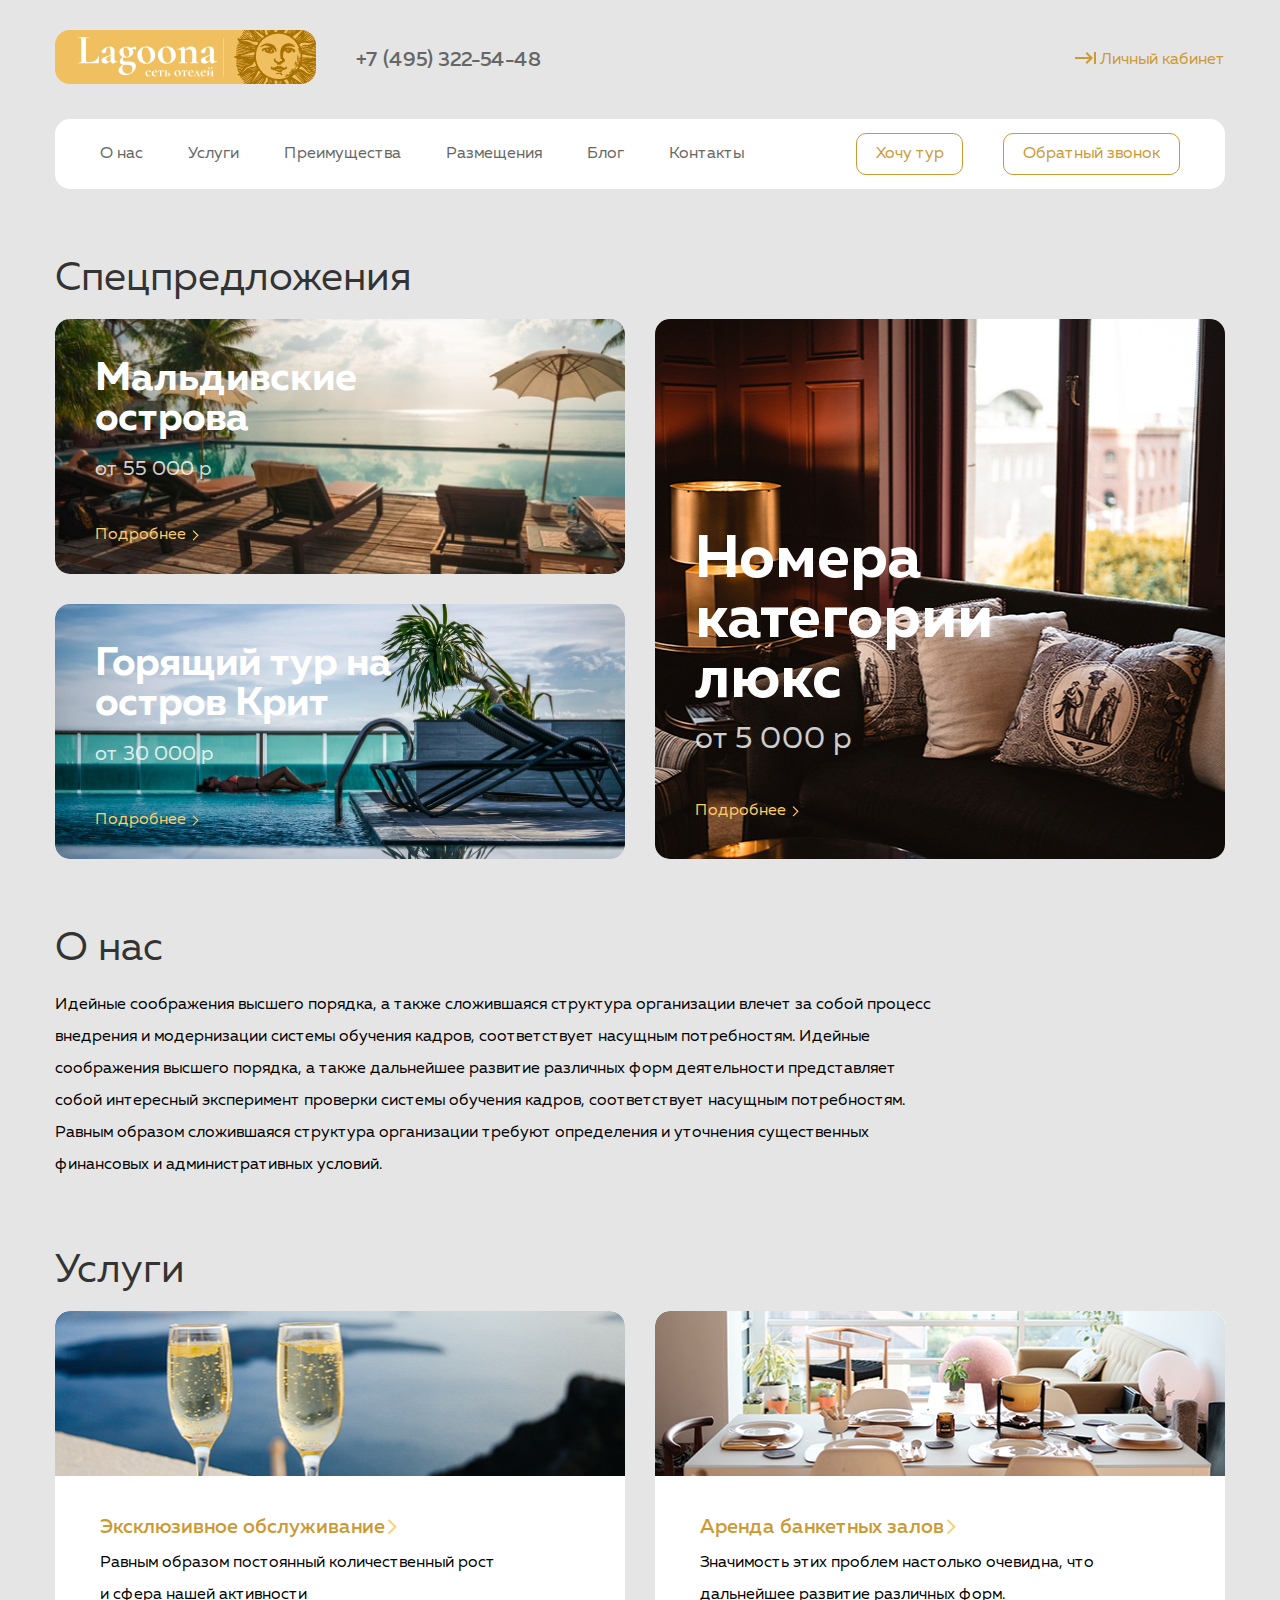
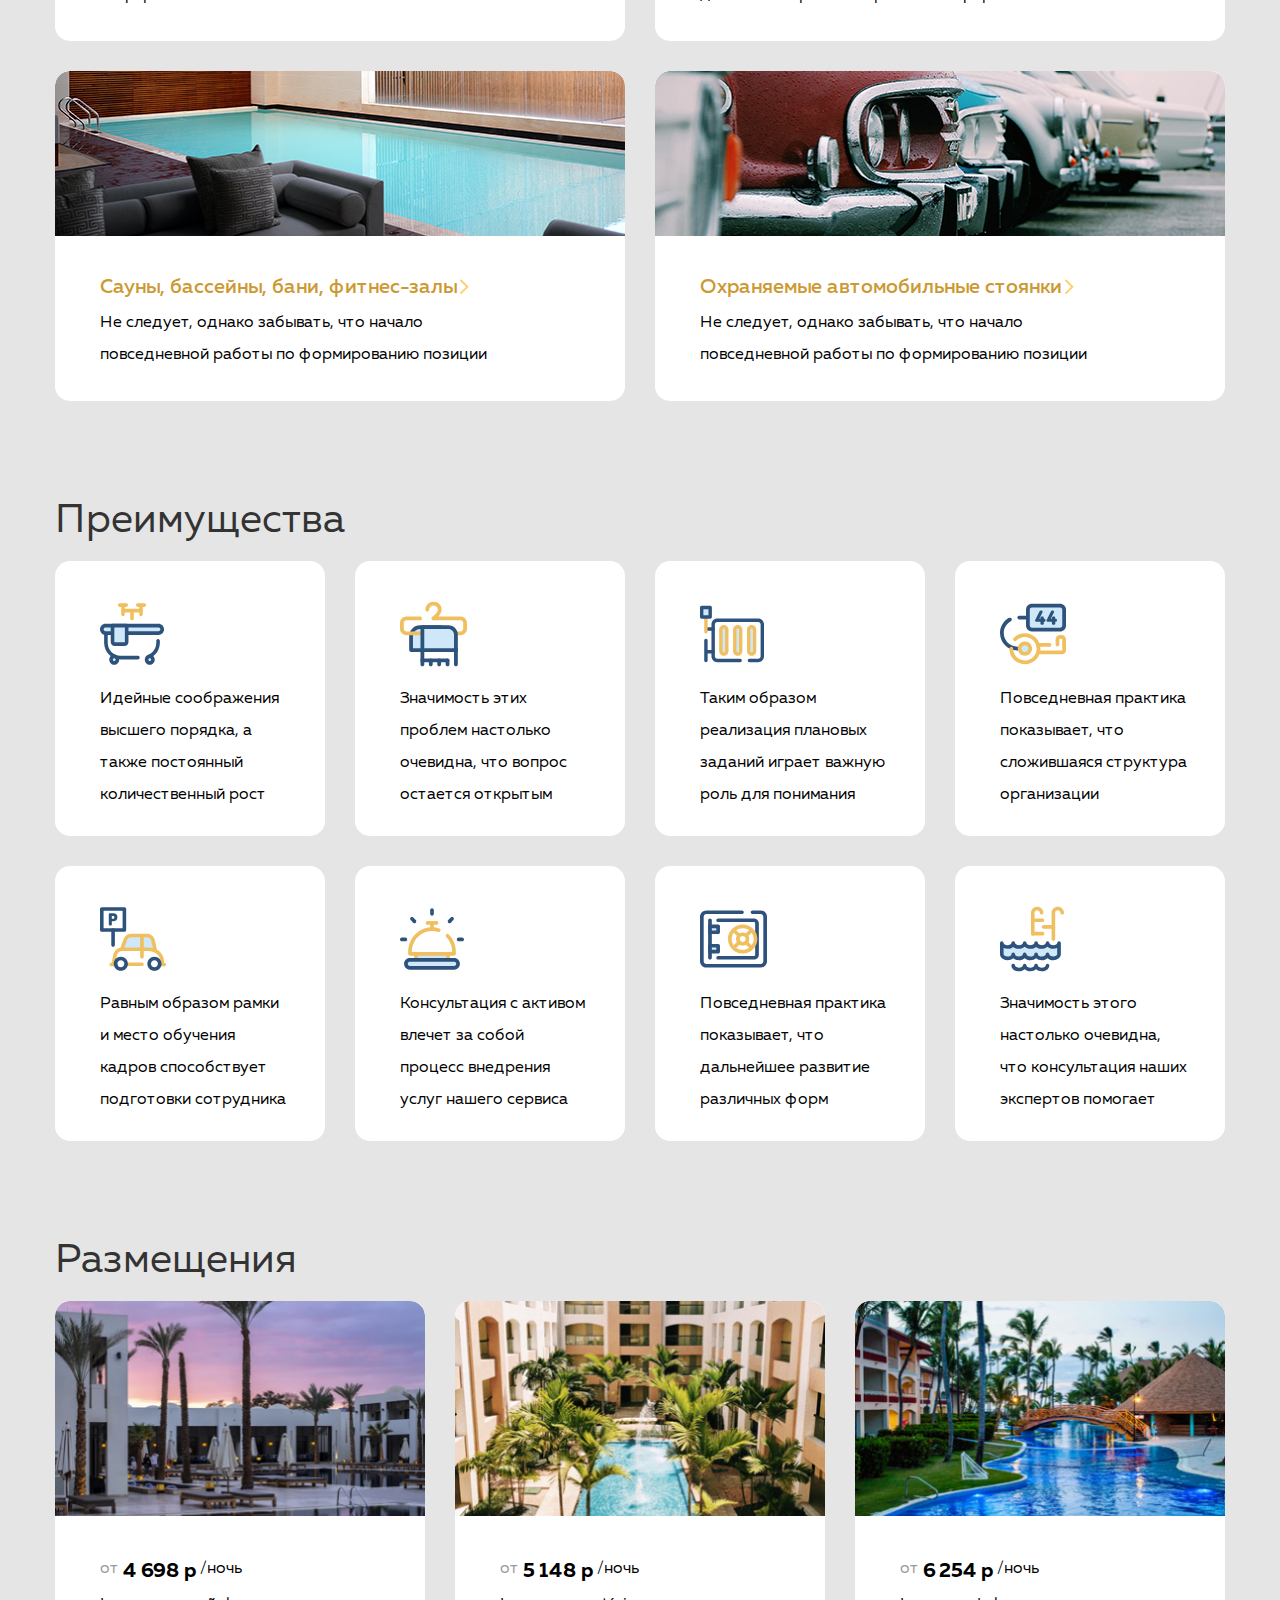
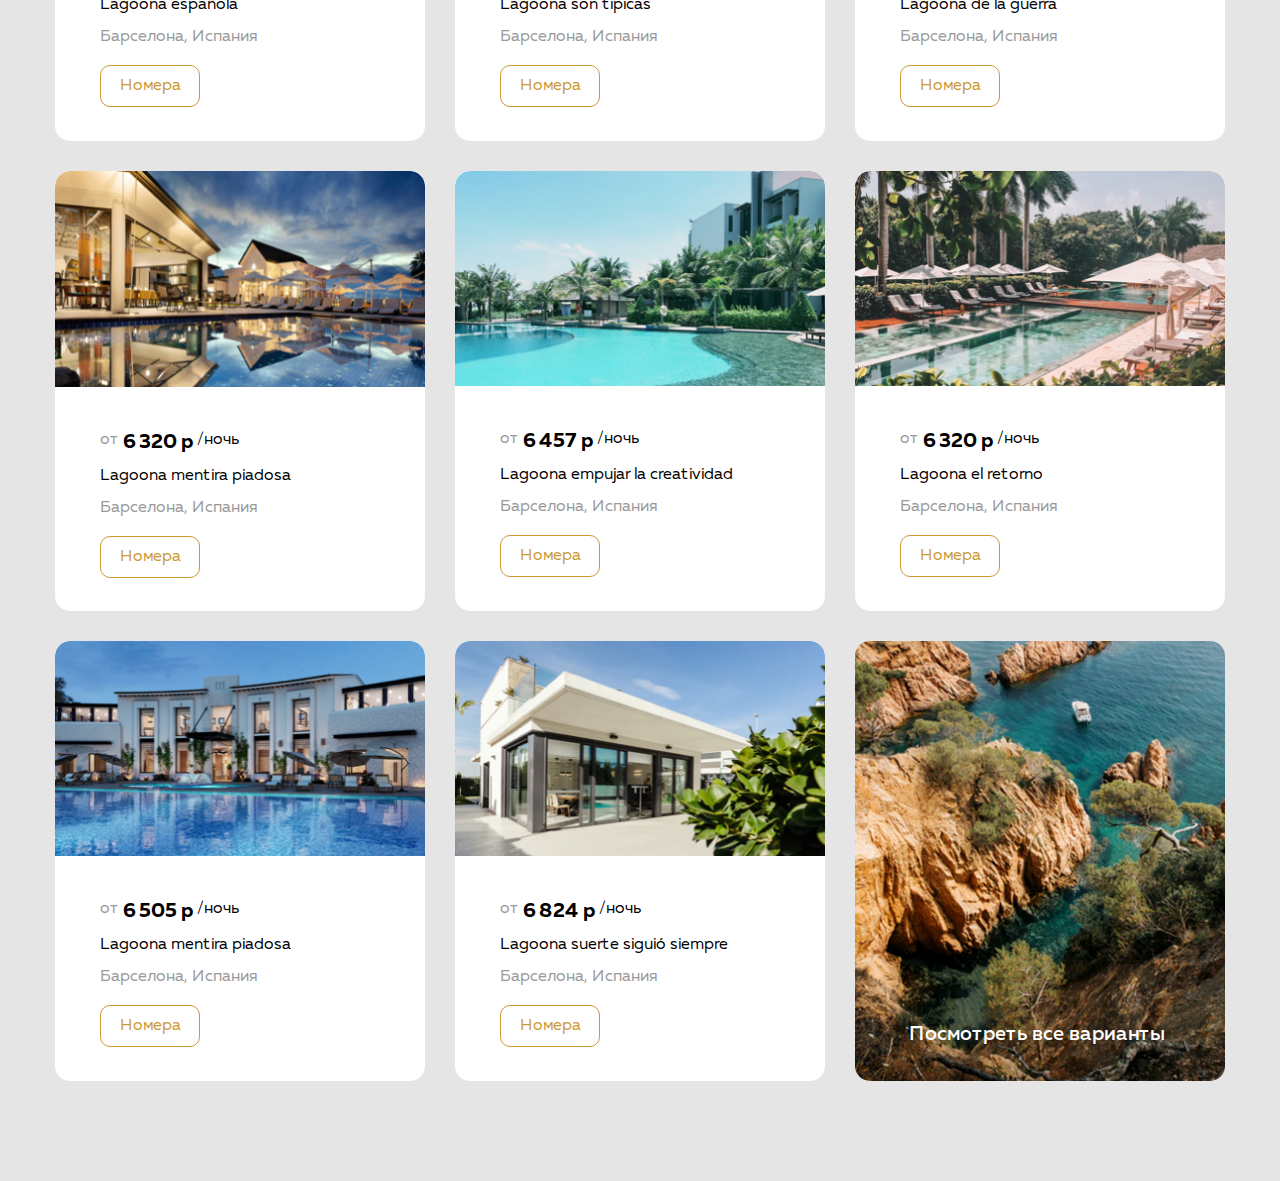
<file: Lagoona/index.html>
<!DOCTYPE html>
<html lang="ru">
<head>
    <meta charset="UTF-8">
    <meta name="viewport" content="width=device-width, initial-scale=1.0">
    <title>Lagoona</title>
    <link rel="stylesheet" href="css/normalize.css">
    <link rel="stylesheet" href="css/style.css">
</head>
<body>
    <header class="header">
        <div class="container">
            <div class="header-hat flex">
                <a href="#" class="header-logo">
                    <img src="img/logo.png" class="header-logo-img" alt="logo">
                </a>
                <a href="tel:+74953225448" class="header-item-link">
                    +7 (495) 322-54-48
                </a>
                <a href="#" class="header-lk-link">
                    <img src="img/arrow.svg" alt="">
                    Личный кабинет
                </a>
            </div>
            <nav class="header-nav flex">
                <ul class="header-list list-reset flex">
                    <li class="header-list-item">
                        <a href="#" class="header-link">
                            О нас
                        </a>
                    </li>
                    <li class="header-list-item">
                        <a href="#services" class="header-link">
                            Услуги
                        </a>
                    </li>
                    <li class="header-list-item">
                        <a href="#advantages" class="header-link">
                            Преимущества
                        </a>
                    </li>
                    <li class="header-list-item">
                        <a href="#disposition" class="header-link">
                            Размещения
                        </a>
                    </li>
                    <li class="header-list-item">
                        <a href="#blog" class="header-link">
                            Блог
                        </a>
                    </li>
                    <li class="header-list-item">
                        <a href="#contacts" class="header-link">
                            Контакты
                        </a>
                    </li>
                </ul>
                <div class="header-button flex">
                    <button class="btn header-btn-1 btn-reset">
                        Хочу тур
                    </button>
                    <button class="btn header-btn-2 btn-reset">
                        Обратный звонок
                     </button>
                </div>     
            </nav>
        </div>        
    </header>

    <main class="main">
        <section id="hero" class="hero">
            <div class="container">
                <h2 class="section-title special title">
                    Спецпредложения
                </h2>
                <ul class="special-list list-reset flex">
                    <li class="special-item flex">
                        <article class="special-preview-1">
                            <p class="special-preview-title">
                                Мальдивские острова
                            </p>    
                            <p class="special-preview-descr">
                                от 55 000 р
                            </p>
                            <a href="#" class="special-link">
                                <span class="special-link-more">    
                                    Подробнее
                                </span>
                            </a>
                        </article>
                        <article class="special-preview-2">
                            <p class="special-preview-title">
                                Горящий тур на остров Крит
                            </p>    
                            <p class="special-preview-descr">
                                от 30 000 р
                            </p>
                            <a href="#" class="special-link">
                                <span class="special-link-more">    
                                    Подробнее
                                </span>
                            </a>
                        </article>                        
                    </li>
                    <li class="special-item flex">
                        <article class="special-preview-3">
                            <p class="special-preview-title-1">
                                Номера категории люкс
                            </p>    
                            <p class="special-preview-descr-1">
                                от 5 000 р
                            </p>
                            <a href="#" class="special-link">
                                <span class="special-link-more">    
                                    Подробнее
                                </span>
                            </a>
                        </article>
                    </li>
                </ul>
            </div>
        </section>
        <section id="exposition" class="exposition">
            <div class="container exposition-text">
                <h2 class="section-title exposition-title">
                    О нас
                </h2>
                <p class="section-descr exposition-descr">
                    Идейные соображения высшего порядка, а также сложившаяся структура организации влечет за собой процесс внедрения и модернизации системы обучения кадров, соответствует насущным потребностям. Идейные соображения высшего порядка, а также дальнейшее развитие различных форм деятельности представляет собой интересный эксперимент проверки системы обучения кадров, соответствует насущным потребностям. Равным образом сложившаяся структура организации требуют определения и уточнения существенных финансовых и административных условий.
                </p>
            </div>
        </section>
        <section id="services" class="services">
            <div class="container">
                <h2 class="section-title services-title">
                    Услуги
                </h2>
                <ul class="services-list list-reset flex">
                    <li class="services-item">
                        <article class="services-preview">
                            <img src="img/services_1.jpg" alt="Services photo 1" class="services-preview-image">
                            <div class="services-block">
                                <a href="#" class="services-preview-link">
                                    <span class="services-preview-link-more">    
                                        Эксклюзивное обслуживание
                                    </span>
                                </a> 
                                <p class="services-preview-descr">
                                    Равным образом постоянный количественный рост и сфера нашей активности
                                </p>
                            </div>
                        </article>
                    </li>
                    <li class="services-item">
                        <article class="services-preview">
                            <img src="img/services_2.jpg" alt="Services photo 2" class="services-preview-image">
                            <div class="services-block">
                                <a href="#" class="services-preview-link">
                                    <span class="services-preview-link-more">    
                                        Аренда банкетных залов
                                    </span>
                                </a> 
                                <p class="services-preview-descr">
                                    Значимость этих проблем настолько очевидна, что дальнейшее развитие различных форм.
                                </p>
                            </div>
                        </article>
                    </li>
                    <li class="services-item">
                        <article class="services-preview">
                            <img src="img/services_3.jpg" alt="Services photo 3" class="services-preview-image">
                            <div class="services-block">
                                <a href="#" class="services-preview-link">
                                    <span class="services-preview-link-more">    
                                        Сауны, бассейны, бани, фитнес-залы
                                    </span>
                                </a> 
                                <p class="services-preview-descr">
                                    Не следует, однако забывать, что начало повседневной работы по формированию позиции
                                </p>
                            </div>
                        </article>
                    </li>
                    <li class="services-item">
                        <article class="services-preview">
                            <img src="img/services_4.jpg" alt="Services photo 4" class="services-preview-image">
                            <div class="services-block">
                                <a href="#" class="services-preview-link">
                                    <span class="services-preview-link-more">    
                                        Охраняемые автомобильные стоянки
                                    </span>
                                </a> 
                                <p class="services-preview-descr">
                                    Не следует, однако забывать, что начало повседневной работы по формированию позиции
                                </p>
                            </div>
                        </article>
                    </li>
                </ul>
            </div>
        </section>
        <section id="advantages" class="advantages">
            <div class="container">
                <h2 class="section-title advantages-title">
                    Преимущества
                </h2>
                <ul class="advantages-list list-reset flex">
                    <li class="advantages-item">
                        <svg class="advantages-item-icon" width="64" height="66" viewBox="0 0 64 66" fill="none" xmlns="http://www.w3.org/2000/svg">
                            <g clip-path="url(#clip0_96182_390)">
                            <path d="M37.95 58.4074H20.2875C11.375 58.4074 4.125 50.9308 4.125 41.7398V25.9359C4.125 24.9047 4.9375 24.0797 5.925 24.0797C6.9125 24.0797 7.725 24.9176 7.725 25.9359V41.7527C7.725 48.8941 13.35 54.6949 20.275 54.6949H37.9375C38.9375 54.6949 39.7375 55.5328 39.7375 56.5512C39.75 57.5824 38.95 58.4074 37.95 58.4074Z" fill="#2D527C"/>
                            <path d="M48.4625 57.5824C47.7125 57.5824 47.025 57.1055 46.7625 56.332C46.4375 55.3652 46.925 54.3082 47.8625 53.9601C52.8875 52.1426 56.2625 47.2312 56.2625 41.7398V39.8707C56.2625 38.8394 57.075 38.0144 58.0625 38.0144C59.05 38.0144 59.8625 38.8523 59.8625 39.8707V41.7398C59.8625 48.8039 55.525 55.1332 49.05 57.4664C48.8625 57.5437 48.6625 57.5824 48.4625 57.5824Z" fill="#2D527C"/>
                            <path d="M58.5875 32.0719H5.4125C3.425 32.0719 1.8125 30.409 1.8125 28.3594C1.8125 26.3098 3.425 24.6469 5.4125 24.6469H58.6C60.5875 24.6469 62.2 26.3098 62.2 28.3594C62.2 30.409 60.5875 32.0719 58.5875 32.0719Z" fill="#CEE8FA"/>
                            <path d="M58.5875 33.9281H5.4125C2.425 33.9281 0 31.4274 0 28.3465C0 25.2656 2.425 22.7649 5.4125 22.7649H58.6C61.5875 22.7649 64.0125 25.2656 64.0125 28.3465C64.0125 31.4274 61.575 33.9281 58.5875 33.9281ZM5.4125 26.4903C4.4125 26.4903 3.6125 27.3281 3.6125 28.3465C3.6125 29.3649 4.425 30.2027 5.4125 30.2027H58.6C59.6 30.2027 60.4 29.3649 60.4 28.3465C60.4 27.3281 59.5875 26.4903 58.6 26.4903H5.4125Z" fill="#2D527C"/>
                            <path d="M14.2375 61.9008C15.9772 61.9008 17.3875 60.4464 17.3875 58.6523C17.3875 56.8582 15.9772 55.4039 14.2375 55.4039C12.4978 55.4039 11.0875 56.8582 11.0875 58.6523C11.0875 60.4464 12.4978 61.9008 14.2375 61.9008Z" fill="#CEE8FA"/>
                            <path d="M14.2375 63.7699C11.5 63.7699 9.27502 61.4754 9.27502 58.6523C9.27502 55.8293 11.5 53.5347 14.2375 53.5347C16.975 53.5347 19.2 55.8293 19.2 58.6523C19.2 61.4754 16.975 63.7699 14.2375 63.7699ZM14.2375 57.2601C13.4875 57.2601 12.8875 57.8918 12.8875 58.6523C12.8875 59.4129 13.5 60.0445 14.2375 60.0445C14.975 60.0445 15.5875 59.4129 15.5875 58.6523C15.5875 57.8918 14.9875 57.2601 14.2375 57.2601Z" fill="#2D527C"/>
                            <path d="M49.7626 61.9008C51.5023 61.9008 52.9126 60.4464 52.9126 58.6523C52.9126 56.8582 51.5023 55.4039 49.7626 55.4039C48.0229 55.4039 46.6125 56.8582 46.6125 58.6523C46.6125 60.4464 48.0229 61.9008 49.7626 61.9008Z" fill="#CEE8FA"/>
                            <path d="M49.7626 63.7699C47.0251 63.7699 44.8 61.4754 44.8 58.6523C44.8 55.8293 47.0251 53.5347 49.7626 53.5347C52.5001 53.5347 54.7251 55.8293 54.7251 58.6523C54.7251 61.4754 52.4876 63.7699 49.7626 63.7699ZM49.7626 57.2601C49.0126 57.2601 48.4126 57.8918 48.4126 58.6523C48.4126 59.4129 49.0251 60.0445 49.7626 60.0445C50.5001 60.0445 51.1126 59.4129 51.1126 58.6523C51.1126 57.8918 50.5001 57.2601 49.7626 57.2601Z" fill="#2D527C"/>
                            <path d="M40.425 11.434H23.575C22.575 11.434 21.775 10.5961 21.775 9.57773C21.775 8.55937 22.5875 7.72148 23.575 7.72148H40.4375C41.4375 7.72148 42.2375 8.55937 42.2375 9.57773C42.2375 10.5961 41.425 11.434 40.425 11.434Z" fill="#F0BF5F"/>
                            <path d="M41.0125 15.0562C40.0125 15.0562 39.2125 14.2183 39.2125 13.2V4.08631C39.2125 3.05506 40.025 2.23006 41.0125 2.23006C42 2.23006 42.8125 3.06795 42.8125 4.08631V13.2C42.8125 14.2312 42.0125 15.0562 41.0125 15.0562Z" fill="#F0BF5F"/>
                            <path d="M44.2625 5.95562H37.775C36.775 5.95562 35.975 5.11773 35.975 4.09937C35.975 3.08101 36.7875 2.24312 37.775 2.24312H44.2625C45.2625 2.24312 46.0625 3.08101 46.0625 4.09937C46.0625 5.11773 45.25 5.95562 44.2625 5.95562Z" fill="#F0BF5F"/>
                            <path d="M22.9875 15.0562C21.9875 15.0562 21.1875 14.2183 21.1875 13.2V4.08631C21.1875 3.05506 22 2.23006 22.9875 2.23006C23.975 2.23006 24.7875 3.06795 24.7875 4.08631V13.2C24.7875 14.2312 23.9875 15.0562 22.9875 15.0562Z" fill="#F0BF5F"/>
                            <path d="M26.225 5.95748H19.7375C18.7375 5.95748 17.9375 5.11959 17.9375 4.10123C17.9375 3.08287 18.75 2.24498 19.7375 2.24498H26.225C27.225 2.24498 28.025 3.08287 28.025 4.10123C28.025 5.11959 27.225 5.95748 26.225 5.95748Z" fill="#F0BF5F"/>
                            <path d="M32 19.3359C31 19.3359 30.2 18.498 30.2 17.4797V9.75818C30.2 8.72693 31.0125 7.90193 32 7.90193C32.9875 7.90193 33.7999 8.73982 33.7999 9.75818V17.4797C33.7999 18.498 33 19.3359 32 19.3359Z" fill="#F0BF5F"/>
                            <path d="M24.4625 43.1578H14.75C13.525 43.1578 12.525 42.1266 12.525 40.8633V24.6211H26.675V40.8633C26.675 42.1395 25.6875 43.1578 24.4625 43.1578Z" fill="#CEE8FA"/>
                            <path d="M24.4625 45.027H14.75C12.5375 45.027 10.725 43.1707 10.725 40.8762V24.634C10.725 23.6028 11.5375 22.7778 12.525 22.7778H26.675C27.675 22.7778 28.475 23.6156 28.475 24.634V40.8762C28.4875 43.1578 26.675 45.027 24.4625 45.027ZM14.3375 26.4903V40.8762C14.3375 41.1082 14.525 41.3016 14.75 41.3016H24.4625C24.6875 41.3016 24.875 41.1082 24.875 40.8762V26.4903H14.3375Z" fill="#2D527C"/>
                            </g>
                            <defs>
                            <clipPath id="clip0_96182_390">
                            <rect width="64" height="66" fill="white"/>
                            </clipPath>
                            </defs>
                        </svg>
                        <p class="advantages-item-descr">
                            Идейные соображения высшего порядка, а также постоянный количественный рост
                        </p>
                    </li>
                    <li class="advantages-item">
                        <svg class="advantages-item-icon" width="67" height="66" viewBox="0 0 67 66" fill="none" xmlns="http://www.w3.org/2000/svg">
                            <path d="M40.8281 49.0746H11.0707V35.0625C11.0707 30.0996 15.1535 26.0777 20.1916 26.0777H40.8281V49.0746Z" fill="#CEE8FA"/>
                            <path d="M40.8281 50.9437H11.0707C10.0238 50.9437 9.17322 50.1058 9.17322 49.0746V35.0625C9.17322 29.0812 14.1197 24.2086 20.1916 24.2086H40.8281C41.875 24.2086 42.7256 25.0465 42.7256 26.0777V49.0746C42.7256 50.1058 41.875 50.9437 40.8281 50.9437ZM12.9681 47.2054H38.9176V27.9597H20.1785C16.2004 27.9597 12.9681 31.1437 12.9681 35.0625V47.2054Z" fill="#2D527C"/>
                            <path d="M60.4439 34.2633H6.55605C2.94434 34.2633 0 31.3629 0 27.7922V21.9785C0 18.4207 2.94434 15.5203 6.55605 15.5203H20.1262C21.173 15.5203 22.0236 16.3582 22.0236 17.3894C22.0236 18.4207 21.173 19.2586 20.1262 19.2586H6.55605C5.03809 19.2586 3.79492 20.4832 3.79492 21.9785V27.7922C3.79492 29.2875 5.03809 30.5121 6.55605 30.5121H60.4309C61.9488 30.5121 63.192 29.2875 63.192 27.7922V21.9785C63.192 20.4832 61.9488 19.2586 60.4309 19.2586H33.5C32.4531 19.2586 31.6025 18.4207 31.6025 17.3894C31.6025 16.3582 32.4531 15.5203 33.5 15.5203H60.4439C64.0557 15.5203 67 18.4207 67 21.9785V27.7922C67 31.3629 64.0557 34.2633 60.4439 34.2633Z" fill="#F0BF5F"/>
                            <path d="M33.5 19.1555C32.9111 19.1555 32.3484 18.8977 31.9689 18.3949C31.3408 17.557 31.524 16.384 32.3615 15.7781C34.1543 14.4633 37.8707 11.0086 37.8707 8.70117C37.8707 6.20039 36.0256 4.3957 33.5 4.3957C31.0922 4.3957 29.1293 6.3293 29.1293 8.70117C29.1293 9.73242 28.2787 10.5703 27.2318 10.5703C26.1849 10.5703 25.3344 9.73242 25.3344 8.70117V8.53359C25.3344 8.48203 25.3343 8.43047 25.3474 8.37891C25.5045 4.07344 29.1031 0.644531 33.5 0.644531C38.1586 0.644531 41.6787 4.11211 41.6787 8.70117C41.6787 13.5223 35.3582 18.266 34.6254 18.7945C34.2851 19.0395 33.8926 19.1555 33.5 19.1555Z" fill="#F0BF5F"/>
                            <path d="M47.5412 61.2562H22.377C21.3301 61.2562 20.4795 60.4183 20.4795 59.3871V49.0875C20.4795 48.0562 21.3301 47.2183 22.377 47.2183H55.9424C56.9893 47.2183 57.8398 48.0562 57.8398 49.0875C57.8398 50.1187 56.9893 50.9566 55.9424 50.9566H24.2744V57.5179H47.5412C48.5881 57.5179 49.4387 58.3558 49.4387 59.3871C49.4387 60.4183 48.5881 61.2562 47.5412 61.2562Z" fill="#2D527C"/>
                            <path d="M55.9293 49.0746V33.5672C55.9293 29.4293 52.5269 26.0777 48.3264 26.0777H22.377V49.0746H55.9293Z" fill="#CEE8FA"/>
                            <path d="M55.9293 50.9437H22.377C21.3301 50.9437 20.4795 50.1059 20.4795 49.0746V26.0906C20.4795 25.0594 21.3301 24.2215 22.377 24.2215H48.3395C53.5738 24.2215 57.8398 28.4238 57.8398 33.5801V49.0875C57.8398 50.1059 56.9762 50.9437 55.9293 50.9437ZM24.2744 47.2055H54.0318V33.5672C54.0318 30.4734 51.4801 27.9597 48.3395 27.9597H24.2744V47.2055Z" fill="#2D527C"/>
                            <path d="M22.377 65.3554C21.3301 65.3554 20.4795 64.5175 20.4795 63.4863V59.3871C20.4795 58.3558 21.3301 57.5179 22.377 57.5179C23.4238 57.5179 24.2744 58.3558 24.2744 59.3871V63.4863C24.2744 64.5175 23.4238 65.3554 22.377 65.3554Z" fill="#2D527C"/>
                            <path d="M55.9293 65.3554C54.8824 65.3554 54.0319 64.5176 54.0319 63.4863V47.8758C54.0319 46.8445 54.8824 46.0066 55.9293 46.0066C56.9762 46.0066 57.8268 46.8445 57.8268 47.8758V63.4863C57.8399 64.5176 56.9762 65.3554 55.9293 65.3554Z" fill="#2D527C"/>
                            <path d="M47.5412 65.3554C46.4943 65.3554 45.6437 64.5175 45.6437 63.4863V59.3871C45.6437 58.3558 46.4943 57.5179 47.5412 57.5179C48.5881 57.5179 49.4387 58.3558 49.4387 59.3871V63.4863C49.4387 64.5175 48.5881 65.3554 47.5412 65.3554Z" fill="#2D527C"/>
                            <path d="M39.1531 65.3554C38.1063 65.3554 37.2557 64.5175 37.2557 63.4863V59.3871C37.2557 58.3558 38.1063 57.5179 39.1531 57.5179C40.2 57.5179 41.0506 58.3558 41.0506 59.3871V63.4863C41.0506 64.5175 40.2 65.3554 39.1531 65.3554Z" fill="#2D527C"/>
                            <path d="M30.765 65.3554C29.7181 65.3554 28.8676 64.5175 28.8676 63.4863V59.3871C28.8676 58.3558 29.7181 57.5179 30.765 57.5179C31.8119 57.5179 32.6625 58.3558 32.6625 59.3871V63.4863C32.6625 64.5175 31.8119 65.3554 30.765 65.3554Z" fill="#2D527C"/>
                        </svg>    
                        <p class="advantages-item-descr">
                            Значимость этих проблем настолько очевидна, что вопрос остается открытым
                        </p>
                    </li>
                    <li class="advantages-item">
                        <svg class="advantages-item-icon" width="64" height="66" viewBox="0 0 64 66" fill="none" xmlns="http://www.w3.org/2000/svg">
                            <path d="M58.2375 61.2692H49.4375C48.5 61.2692 47.7375 60.4828 47.7375 59.516C47.7375 58.5492 48.5 57.7629 49.4375 57.7629H58.2375C59.55 57.7629 60.6125 56.6672 60.6125 55.3137V23.4867C60.6125 22.1332 59.55 21.0375 58.2375 21.0375H17.2375C15.925 21.0375 14.8625 22.1332 14.8625 23.4867V55.3395C14.8625 56.693 15.925 57.7887 17.2375 57.7887H40.1125C41.05 57.7887 41.8125 58.575 41.8125 59.5418C41.8125 60.5086 41.05 61.2949 40.1125 61.2949H17.2375C14.0625 61.2949 11.475 58.6266 11.475 55.3524V23.4867C11.475 20.2125 14.0625 17.5442 17.2375 17.5442H58.2375C61.4125 17.5442 64 20.2125 64 23.4867V55.3395C64 58.6008 61.4125 61.2692 58.2375 61.2692Z" fill="#2D527C"/>
                            <path d="M23.8375 53.1094C22.2125 53.1094 20.875 51.7301 20.875 50.0543V28.759C20.875 27.0832 22.2125 25.7039 23.8375 25.7039C25.4625 25.7039 26.8 27.0832 26.8 28.759V50.0543C26.7875 51.7301 25.4625 53.1094 23.8375 53.1094Z" fill="#CEE8FA"/>
                            <path d="M23.8375 54.8496C21.275 54.8496 19.1875 52.6969 19.1875 50.0543V28.759C19.1875 26.1164 21.275 23.9637 23.8375 23.9637C26.4 23.9637 28.4875 26.1164 28.4875 28.759V50.0543C28.4875 52.6969 26.4 54.8496 23.8375 54.8496ZM23.8375 27.457C23.1375 27.457 22.575 28.0371 22.575 28.759V50.0543C22.575 50.7762 23.1375 51.3562 23.8375 51.3562C24.5375 51.3562 25.1 50.7762 25.1 50.0543V28.759C25.1 28.0371 24.525 27.457 23.8375 27.457Z" fill="#F0BF5F"/>
                            <path d="M37.7375 53.1094C36.1125 53.1094 34.775 51.7301 34.775 50.0543V28.759C34.775 27.0832 36.1125 25.7039 37.7375 25.7039C39.3625 25.7039 40.7 27.0832 40.7 28.759V50.0543C40.7 51.7301 39.375 53.1094 37.7375 53.1094Z" fill="#CEE8FA"/>
                            <path d="M37.7375 54.8496C35.175 54.8496 33.0875 52.6969 33.0875 50.0543V28.759C33.0875 26.1164 35.175 23.9637 37.7375 23.9637C40.3 23.9637 42.3875 26.1164 42.3875 28.759V50.0543C42.4 52.6969 40.3125 54.8496 37.7375 54.8496ZM37.7375 27.457C37.0375 27.457 36.475 28.0371 36.475 28.759V50.0543C36.475 50.7762 37.0375 51.3562 37.7375 51.3562C38.4375 51.3562 39 50.7762 39 50.0543V28.759C39 28.0371 38.4375 27.457 37.7375 27.457Z" fill="#F0BF5F"/>
                            <path d="M51.65 53.1094C50.025 53.1094 48.6875 51.7301 48.6875 50.0543V28.759C48.6875 27.0832 50.025 25.7039 51.65 25.7039C53.275 25.7039 54.6125 27.0832 54.6125 28.759V50.0543C54.6125 51.7301 53.275 53.1094 51.65 53.1094Z" fill="#CEE8FA"/>
                            <path d="M51.65 54.8496C49.0875 54.8496 47 52.6969 47 50.0543V28.759C47 26.1164 49.0875 23.9637 51.65 23.9637C54.2125 23.9637 56.3 26.1164 56.3 28.759V50.0543C56.3 52.6969 54.2125 54.8496 51.65 54.8496ZM51.65 27.457C50.95 27.457 50.3875 28.0371 50.3875 28.759V50.0543C50.3875 50.7762 50.95 51.3562 51.65 51.3562C52.35 51.3562 52.9125 50.7762 52.9125 50.0543V28.759C52.9125 28.0371 52.35 27.457 51.65 27.457Z" fill="#F0BF5F"/>
                            <path d="M13.175 29.7129H7.28746C6.34996 29.7129 5.58746 28.9266 5.58746 27.9598C5.58746 26.993 6.34996 26.2066 7.28746 26.2066H13.175C14.1125 26.2066 14.875 26.993 14.875 27.9598C14.875 28.9266 14.1125 29.7129 13.175 29.7129Z" fill="#2D527C"/>
                            <path d="M13.175 52.5938H7.28746C6.34996 52.5938 5.58746 51.8074 5.58746 50.8406C5.58746 49.8738 6.34996 49.0875 7.28746 49.0875H13.175C14.1125 49.0875 14.875 49.8738 14.875 50.8406C14.875 51.8074 14.1125 52.5938 13.175 52.5938Z" fill="#2D527C"/>
                            <path d="M5.92498 32.4199C4.98748 32.4199 4.22498 31.6336 4.22498 30.6668V11.9754C4.22498 11.0086 4.98748 10.2223 5.92498 10.2223C6.86248 10.2223 7.62498 11.0215 7.62498 11.9754V30.6668C7.62498 31.6336 6.86248 32.4199 5.92498 32.4199Z" fill="#F0BF5F"/>
                            <path d="M5.92498 61.2691C4.98748 61.2691 4.22498 60.4828 4.22498 59.516V39.4066C4.22498 38.4398 4.98748 37.6535 5.92498 37.6535C6.86248 37.6535 7.62498 38.4398 7.62498 39.4066V59.516C7.62498 60.4828 6.86248 61.2691 5.92498 61.2691Z" fill="#2D527C"/>
                            <path d="M10.175 6.48396H1.70001V15.9199H10.175V6.48396Z" fill="#CEE8FA"/>
                            <path d="M10.1625 17.6602H1.7C0.7625 17.6602 0 16.8738 0 15.9071V6.48401C0 5.51721 0.7625 4.73088 1.7 4.73088H10.175C11.1125 4.73088 11.875 5.51721 11.875 6.48401V15.9199C11.8625 16.8738 11.1 17.6602 10.1625 17.6602ZM3.3875 14.1668H8.475V8.22424H3.3875V14.1668Z" fill="#2D527C"/>
                        </svg> 
                        <p class="advantages-item-descr">
                            Таким образом реализация плановых заданий играет важную роль для понимания
                        </p>
                    </li>
                    <li class="advantages-item">
                        <svg class="advantages-item-icon" width="66" height="66" viewBox="0 0 66 66" fill="none" xmlns="http://www.w3.org/2000/svg">
                            <g clip-path="url(#clip0_96182_337)">
                            <path d="M38.4527 18.4851H19.207C18.1758 18.4851 17.3379 17.6472 17.3379 16.616C17.3379 15.5847 18.1758 14.7469 19.207 14.7469H38.4527C39.484 14.7469 40.3219 15.5847 40.3219 16.616C40.3219 17.6472 39.484 18.4851 38.4527 18.4851Z" fill="#2D527C"/>
                            <path d="M23.3191 49.4871H17.3766C7.79883 49.4871 0 41.6883 0 32.1105C0 25.7683 3.45469 19.9289 9.02344 16.8738C9.92578 16.3711 11.073 16.7062 11.5758 17.6215C12.0785 18.5238 11.7434 19.6711 10.8281 20.1738C6.4582 22.5715 3.75117 27.1476 3.75117 32.1234C3.75117 39.6386 9.86133 45.7488 17.3766 45.7488H23.3191C24.3504 45.7488 25.1883 46.5867 25.1883 47.6179C25.2012 48.6363 24.3504 49.4871 23.3191 49.4871Z" fill="#2D527C"/>
                            <path d="M24.9176 63.2027C16.3711 63.2027 9.41016 56.2418 9.41016 47.6824C9.41016 46.6512 10.248 45.8133 11.2793 45.8133C12.3105 45.8133 13.1484 46.6512 13.1484 47.6824C13.1484 54.1664 18.4207 59.4515 24.9176 59.4515C31.4145 59.4515 36.6867 54.1793 36.6867 47.6824C36.6867 41.1984 31.4145 35.9133 24.9176 35.9133C21.6563 35.9133 18.627 37.2152 16.384 39.5742C15.675 40.3219 14.4891 40.3605 13.7285 39.6387C12.9809 38.9297 12.9422 37.7437 13.6641 36.9832C16.6289 33.8637 20.625 32.1492 24.9176 32.1492C33.477 32.1492 40.4379 39.1101 40.4379 47.6695C40.4379 56.2289 33.477 63.2027 24.9176 63.2027Z" fill="#F0BF5F"/>
                            <path d="M49.5645 45.7875H38.1176C37.0864 45.7875 36.2485 44.9496 36.2485 43.9183C36.2485 42.8871 37.0864 42.0492 38.1176 42.0492H49.5645C50.5957 42.0492 51.4336 42.8871 51.4336 43.9183C51.4336 44.9496 50.5957 45.7875 49.5645 45.7875Z" fill="#F0BF5F"/>
                            <path d="M61.8105 53.3285H38.5559C37.5246 53.3285 36.6867 52.4906 36.6867 51.4593C36.6867 50.4281 37.5246 49.5902 38.5559 49.5902H61.8105C62.0555 49.5902 62.2488 49.3968 62.2488 49.1519V38.5043C62.2488 38.1433 61.9523 37.8597 61.6043 37.8597H59.9801C59.6191 37.8597 59.3355 38.1562 59.3355 38.5043V43.5058C59.3355 44.5371 58.4977 45.375 57.4664 45.375C56.4352 45.375 55.5973 44.5371 55.5973 43.5058V38.5043C55.5973 36.0808 57.5695 34.1086 59.993 34.1086H61.6172C64.0406 34.1086 66.0129 36.0808 66.0129 38.5043V49.1519C66 51.4464 64.118 53.3285 61.8105 53.3285Z" fill="#F0BF5F"/>
                            <path d="M24.9176 52.9418C27.865 52.9418 30.2543 50.5524 30.2543 47.6051C30.2543 44.6577 27.865 42.2683 24.9176 42.2683C21.9702 42.2683 19.5808 44.6577 19.5808 47.6051C19.5808 50.5524 21.9702 52.9418 24.9176 52.9418Z" fill="#CEE8FA"/>
                            <path d="M24.9176 54.8109C20.9472 54.8109 17.7117 51.5754 17.7117 47.6051C17.7117 43.6347 20.9472 40.3992 24.9176 40.3992C28.8879 40.3992 32.1234 43.6347 32.1234 47.6051C32.1234 51.5754 28.9008 54.8109 24.9176 54.8109ZM24.9176 44.1504C23.0097 44.1504 21.4629 45.6972 21.4629 47.6051C21.4629 49.5129 23.0097 51.0598 24.9176 51.0598C26.8254 51.0598 28.3723 49.5129 28.3723 47.6051C28.3723 45.6972 26.8254 44.1504 24.9176 44.1504Z" fill="#F0BF5F"/>
                            <path d="M27.8953 24.5695V8.64959C27.8953 6.45818 29.6742 4.67928 31.8656 4.67928H60.1476C62.3391 4.67928 64.118 6.45818 64.118 8.64959V24.5695C64.118 26.7609 62.3391 28.5398 60.1476 28.5398H31.8785C29.6742 28.5398 27.8953 26.7609 27.8953 24.5695Z" fill="#CEE8FA"/>
                            <path d="M60.1476 30.4219H31.8785C28.6558 30.4219 26.0262 27.7922 26.0262 24.5696V8.64963C26.0262 5.42697 28.6558 2.79729 31.8785 2.79729H60.1605C63.3832 2.79729 66.0129 5.42697 66.0129 8.64963V24.5696C66 27.7922 63.3703 30.4219 60.1476 30.4219ZM31.8785 6.54846C30.7183 6.54846 29.7773 7.48947 29.7773 8.64963V24.5696C29.7773 25.7297 30.7183 26.6707 31.8785 26.6707H60.1605C61.3207 26.6707 62.2617 25.7297 62.2617 24.5696V8.64963C62.2617 7.48947 61.3207 6.54846 60.1605 6.54846H31.8785Z" fill="#2D527C"/>
                            <path d="M44.4468 17.7118H43.8152V16.5645C43.8152 15.9071 43.1578 15.4817 42.1394 15.4817C41.1211 15.4817 40.4636 15.9071 40.4636 16.5645V17.7118H39.3164L42.5519 11.2149C42.6035 11.086 42.6679 10.9313 42.6679 10.7766C42.6679 9.9645 41.5851 9.46176 40.9922 9.46176C40.3734 9.46176 39.8707 9.77114 39.5871 10.3254L35.2043 18.9493C35.0496 19.2329 35.0238 19.4778 35.0238 19.6067C35.0238 20.3286 35.5008 20.8184 36.1968 20.8184H40.4636V22.6489C40.4636 23.4094 41.3273 23.7446 42.1394 23.7446C42.9386 23.7446 43.8152 23.3965 43.8152 22.6489V20.8184H44.4468C45.014 20.8184 45.5425 20.0579 45.5425 19.2586C45.5425 18.511 45.1945 17.7118 44.4468 17.7118Z" fill="#2D527C"/>
                            <path d="M55.8937 17.7118H55.2621V16.5645C55.2621 15.9071 54.6046 15.4817 53.5863 15.4817C52.5679 15.4817 51.9105 15.9071 51.9105 16.5645V17.7118H50.7632L54.0117 11.2149C54.0632 11.086 54.1277 10.9313 54.1277 10.7766C54.1277 9.9645 53.0449 9.46176 52.4519 9.46176C51.8332 9.46176 51.3304 9.77114 51.0468 10.3254L46.664 18.9493C46.5093 19.2329 46.4836 19.4778 46.4836 19.6067C46.4836 20.3286 46.9605 20.8184 47.6566 20.8184H51.9234V22.6489C51.9234 23.4094 52.7871 23.7446 53.5992 23.7446C54.4113 23.7446 55.275 23.3965 55.275 22.6489V20.8184H55.9066C56.4738 20.8184 57.0023 20.0579 57.0023 19.2586C57.0023 18.511 56.6543 17.7118 55.8937 17.7118Z" fill="#2D527C"/>
                            </g>
                            <defs>
                            <clipPath id="clip0_96182_337">
                            <rect width="66" height="66" fill="white"/>
                            </clipPath>
                            </defs>
                        </svg>    
                        <p class="advantages-item-descr">
                            Повседневная практика показывает, что сложившаяся структура организации
                        </p>
                    </li>
                    <li class="advantages-item">
                        <svg class="advantages-item-icon" width="66" height="66" viewBox="0 0 66 66" fill="none" xmlns="http://www.w3.org/2000/svg">
                            <g clip-path="url(#clip0_96182_462)">
                            <path d="M15.6364 60.3152H11.1891C10.1966 60.3152 9.39734 59.516 9.39734 58.5234C9.39734 57.5308 10.1966 56.7316 11.1891 56.7316H15.6364C16.629 56.7316 17.4282 57.5308 17.4282 58.5234C17.4282 59.516 16.629 60.3152 15.6364 60.3152Z" fill="#F0BF5F"/>
                            <path d="M64.2083 60.3152H59.4903C58.4977 60.3152 57.6985 59.516 57.6985 58.5234C57.6985 57.5308 58.4977 56.7316 59.4903 56.7316H64.2083C65.2008 56.7316 66 57.5308 66 58.5234C66 59.516 65.2008 60.3152 64.2083 60.3152Z" fill="#F0BF5F"/>
                            <path d="M62.2361 60.0961H59.4904C58.4978 60.0961 57.6986 59.2969 57.6986 58.3043C57.6986 57.3117 58.4978 56.5125 59.4904 56.5125H60.4443V55.7262C60.4443 52.0652 58.8845 49.1133 55.9326 47.1797C53.7798 45.7746 51.047 45.027 48.0306 45.027H21.9013C19.5165 45.027 17.4283 46.7156 16.9384 49.0617L15.3658 56.5125H15.9072C16.8997 56.5125 17.699 57.3117 17.699 58.3043C17.699 59.2969 16.8997 60.0961 15.9072 60.0961H13.1615C12.62 60.0961 12.1044 59.8512 11.7693 59.4387C11.4341 59.0133 11.2923 58.4719 11.4083 57.9434L13.4322 48.327C14.27 44.3437 17.8408 41.4434 21.9142 41.4434H48.0435C51.756 41.4434 55.172 42.3844 57.9048 44.1762C61.8622 46.7672 64.0408 50.8664 64.0408 55.7262V58.3043C64.0279 59.2969 63.2286 60.0961 62.2361 60.0961Z" fill="#F0BF5F"/>
                            <path d="M41.959 60.0961H28.282C27.2895 60.0961 26.4902 59.2969 26.4902 58.3043C26.4902 57.3117 27.2895 56.5125 28.282 56.5125H41.9719C42.9645 56.5125 43.7637 57.3117 43.7637 58.3043C43.7637 59.2969 42.9516 60.0961 41.959 60.0961Z" fill="#F0BF5F"/>
                            <path d="M48.0305 43.2352C50.7375 43.2352 53.277 43.7895 55.4297 44.8465L52.916 33.9539C52.2199 31.2985 49.8094 29.4422 47.0637 29.4422H31.0922C28.643 29.4422 26.4387 30.9117 25.5106 33.1805L21.7594 43.2352H48.0305Z" fill="#CEE8FA"/>
                            <path d="M55.4296 46.6383C55.1589 46.6383 54.8882 46.5738 54.6433 46.4578C52.7355 45.5297 50.4409 45.027 48.0304 45.027H21.7593C21.1663 45.027 20.6249 44.7434 20.2897 44.2535C19.9546 43.7766 19.8772 43.1578 20.0835 42.6035L23.8347 32.5488C23.8476 32.5231 23.8476 32.5102 23.8605 32.4844C25.0722 29.5453 27.921 27.6375 31.105 27.6375H47.0765C50.6343 27.6375 53.7538 30.0352 54.6562 33.477C54.6562 33.4899 54.669 33.5156 54.669 33.5285L57.1827 44.4211C57.3374 45.0914 57.0925 45.8004 56.5511 46.2258C56.2288 46.5094 55.8292 46.6383 55.4296 46.6383ZM24.3503 41.4434H48.0433C49.7448 41.4434 51.3948 41.6496 52.9546 42.0492L51.1886 34.3922C50.6858 32.5359 48.9972 31.2469 47.0765 31.2469H31.0921C29.3776 31.2469 27.8437 32.2652 27.1733 33.8508L24.3503 41.4434Z" fill="#F0BF5F"/>
                            <path d="M41.9589 52.568C40.9663 52.568 40.1671 51.7688 40.1671 50.7762V30.1254C40.1671 29.1328 40.9663 28.3336 41.9589 28.3336C42.9515 28.3336 43.7507 29.1328 43.7507 30.1254V50.7633C43.7507 51.7688 42.9515 52.568 41.9589 52.568Z" fill="#F0BF5F"/>
                            <path d="M54.463 64.8656C50.5442 64.8656 47.3602 61.6816 47.3602 57.7629C47.3602 53.8441 50.5442 50.6602 54.463 50.6602C58.3817 50.6602 61.5657 53.8441 61.5657 57.7629C61.5657 61.6816 58.3817 64.8656 54.463 64.8656ZM54.463 54.2437C52.5294 54.2437 50.9438 55.8164 50.9438 57.7629C50.9438 59.7094 52.5165 61.282 54.463 61.282C56.3966 61.282 57.9821 59.7094 57.9821 57.7629C57.9821 55.8164 56.3966 54.2437 54.463 54.2437Z" fill="#2D527C"/>
                            <path d="M20.8441 64.8656C16.9253 64.8656 13.7413 61.6816 13.7413 57.7629C13.7413 53.8441 16.9253 50.6602 20.8441 50.6602C24.7628 50.6602 27.9468 53.8441 27.9468 57.7629C27.9597 61.6816 24.7628 64.8656 20.8441 64.8656ZM20.8441 54.2438C18.8976 54.2438 17.3249 55.8164 17.3249 57.7629C17.3249 59.7094 18.8976 61.282 20.8441 61.282C22.7905 61.282 24.3632 59.7094 24.3632 57.7629C24.3632 55.8164 22.7905 54.2438 20.8441 54.2438Z" fill="#2D527C"/>
                            <path d="M24.3891 25.7168H1.7918C0.799219 25.7168 0 24.9176 0 23.925V2.92617C0 1.93359 0.799219 1.13437 1.7918 1.13437H24.3891C25.3816 1.13437 26.1809 1.93359 26.1809 2.92617V23.925C26.1809 24.9176 25.3816 25.7168 24.3891 25.7168ZM3.58359 22.1332H22.5973V4.71796H3.58359V22.1332Z" fill="#2D527C"/>
                            <path d="M13.3289 7.25742H9.99021C9.30701 7.25742 8.79138 7.6957 8.79138 8.28867V18.5496C8.79138 19.1684 9.42302 19.5937 10.3125 19.5937C11.2148 19.5937 11.8336 19.1684 11.8336 18.5496V15.3398H13.1613C15.8554 15.3398 17.4023 13.8832 17.4023 11.3309V11.2535C17.4023 8.67539 15.9586 7.25742 13.3289 7.25742ZM13.1613 12.8519H11.8336V9.99023H13.1613C13.9605 9.99023 14.3472 10.4285 14.3472 11.3309V11.5113C14.3472 12.4137 13.9605 12.8519 13.1613 12.8519Z" fill="#2D527C"/>
                            <path d="M13.0839 40.7988C12.0913 40.7988 11.2921 39.9996 11.2921 39.007V24.157C11.2921 23.1645 12.0913 22.3652 13.0839 22.3652C14.0765 22.3652 14.8757 23.1645 14.8757 24.157V39.007C14.8886 39.9996 14.0765 40.7988 13.0839 40.7988Z" fill="#2D527C"/>
                            </g>
                            <defs>
                            <clipPath id="clip0_96182_462">
                            <rect width="66" height="66" fill="white"/>
                            </clipPath>
                            </defs>
                        </svg>    
                        <p class="advantages-item-descr">
                            Равным образом рамки и место обучения кадров способствует подготовки сотрудника
                        </p>
                    </li>
                    <li class="advantages-item">
                        <svg class="advantages-item-icon" width="64" height="66" viewBox="0 0 64 66" fill="none" xmlns="http://www.w3.org/2000/svg">
                            <path d="M54.025 49.7191H9.97503C8.96253 49.7191 8.15002 48.8812 8.15002 47.8371V45.8519C8.15002 32.291 18.85 21.2566 32 21.2566C34.4875 21.2566 36.9375 21.6562 39.2875 22.4296C40.25 22.7519 40.775 23.8089 40.475 24.8015C40.1625 25.7941 39.1375 26.3355 38.175 26.0261C36.1875 25.3687 34.1125 25.0335 32 25.0335C20.8625 25.0335 11.8 34.3793 11.8 45.8648V45.9679H52.2V45.8648C52.2 40.2703 50.075 35.0109 46.225 31.0664C45.5125 30.3316 45.5 29.1457 46.2125 28.398C46.925 27.6632 48.075 27.6503 48.8 28.3851C53.35 33.0386 55.8625 39.239 55.8625 45.8519V47.8371C55.85 48.8812 55.0375 49.7191 54.025 49.7191Z" fill="#F0BF5F"/>
                            <path d="M32.0001 24.5824C30.9876 24.5824 30.175 23.7445 30.175 22.7004V17.3637C30.175 16.3195 30.9876 15.4816 32.0001 15.4816C33.0126 15.4816 33.8251 16.3195 33.8251 17.3637V22.7004C33.8251 23.7445 33.0126 24.5824 32.0001 24.5824Z" fill="#F0BF5F"/>
                            <path d="M36.4751 18.8074H27.5251C26.5126 18.8074 25.7001 17.9695 25.7001 16.9254C25.7001 15.8812 26.5126 15.0433 27.5251 15.0433H36.4751C37.4876 15.0433 38.3001 15.8812 38.3001 16.9254C38.3001 17.9695 37.4876 18.8074 36.4751 18.8074Z" fill="#F0BF5F"/>
                            <path d="M47.9875 47.8371H16V55.7648H47.9875V47.8371Z" fill="#CEE8FA"/>
                            <path d="M48.0001 57.6469H16C14.9875 57.6469 14.175 56.809 14.175 55.7648V47.8371C14.175 46.793 14.9875 45.9551 16 45.9551H48.0001C49.0126 45.9551 49.8251 46.793 49.8251 47.8371V55.7648C49.8251 56.809 49.0001 57.6469 48.0001 57.6469ZM17.8375 53.8828H46.1751V49.7191H17.8375V53.8828Z" fill="#F0BF5F"/>
                            <path d="M54.2375 61.8106H9.76248C7.63748 61.8106 5.91248 60.0317 5.91248 57.8402C5.91248 55.6488 7.63748 53.8699 9.76248 53.8699H54.2375C56.3625 53.8699 58.0875 55.6488 58.0875 57.8402C58.075 60.0317 56.3625 61.8106 54.2375 61.8106Z" fill="#CEE8FA"/>
                            <path d="M54.2375 63.6926H9.76252C6.63752 63.6926 4.08752 61.0758 4.08752 57.8403C4.08752 54.6047 6.62502 51.9879 9.76252 51.9879H54.2375C57.3625 51.9879 59.9125 54.6176 59.9125 57.8403C59.9 61.0758 57.3625 63.6926 54.2375 63.6926ZM9.76252 55.7649C8.65002 55.7649 7.75002 56.693 7.75002 57.8403C7.75002 58.9875 8.65002 59.9156 9.76252 59.9156H54.2375C55.35 59.9156 56.25 58.9875 56.25 57.8403C56.25 56.693 55.35 55.7649 54.2375 55.7649H9.76252Z" fill="#2D527C"/>
                            <path d="M32.0001 9.73243C30.9876 9.73243 30.175 8.89454 30.175 7.8504V4.18947C30.175 3.14532 30.9876 2.30743 32.0001 2.30743C33.0126 2.30743 33.8251 3.14532 33.8251 4.18947V7.8504C33.8251 8.89454 33.0126 9.73243 32.0001 9.73243Z" fill="#2D527C"/>
                            <path d="M62.175 35.3074H58.625C57.6125 35.3074 56.8 34.4695 56.8 33.4254C56.8 32.3813 57.6125 31.5434 58.625 31.5434H62.175C63.1875 31.5434 64 32.3813 64 33.4254C64 34.4695 63.1875 35.3074 62.175 35.3074Z" fill="#2D527C"/>
                            <path d="M5.375 35.3074H1.825C0.8125 35.3074 0 34.4695 0 33.4254C0 32.3813 0.8125 31.5434 1.825 31.5434H5.375C6.3875 31.5434 7.2 32.3813 7.2 33.4254C7.2 34.4695 6.3875 35.3074 5.375 35.3074Z" fill="#2D527C"/>
                            <path d="M49.5375 17.2219C49.075 17.2219 48.6 17.0414 48.25 16.6676C47.5375 15.9328 47.5375 14.734 48.25 13.9992L50.75 11.4211C51.4625 10.6863 52.625 10.6863 53.3375 11.4211C54.05 12.1559 54.05 13.3547 53.3375 14.0895L50.825 16.6805C50.475 17.0414 50 17.2219 49.5375 17.2219Z" fill="#2D527C"/>
                            <path d="M14.4625 17.2219C14 17.2219 13.525 17.0414 13.175 16.6676L10.6625 14.0766C9.95005 13.3418 9.95005 12.143 10.6625 11.4082C11.375 10.6735 12.5375 10.6735 13.25 11.4082L15.7625 13.9992C16.475 14.734 16.475 15.9328 15.7625 16.6676C15.4 17.0414 14.9375 17.2219 14.4625 17.2219Z" fill="#2D527C"/>
                        </svg>    
                        <p class="advantages-item-descr">
                            Консультация с активом влечет за собой процесс внедрения услуг нашего сервиса 
                        </p>
                    </li>
                    <li class="advantages-item">
                        <svg class="advantages-item-icon" width="67" height="66" viewBox="0 0 67 66" fill="none" xmlns="http://www.w3.org/2000/svg">
                            <path d="M60.5094 61.5527H6.49062C2.91816 61.5527 0 58.691 0 55.159V10.841C0 7.30898 2.91816 4.44727 6.49062 4.44727H41.9404C42.9611 4.44727 43.7855 5.25937 43.7855 6.26484C43.7855 7.27031 42.9611 8.08242 41.9404 8.08242H6.49062C4.94648 8.08242 3.69023 9.31992 3.69023 10.841V55.159C3.69023 56.6801 4.94648 57.9176 6.49062 57.9176H60.5094C62.0535 57.9176 63.3098 56.6801 63.3098 55.159V10.841C63.3098 9.31992 62.0535 8.08242 60.5094 8.08242H52.5793C51.5586 8.08242 50.7342 7.27031 50.7342 6.26484C50.7342 5.25937 51.5586 4.44727 52.5793 4.44727H60.5094C64.0949 4.44727 67 7.32187 67 10.841V55.159C67 58.691 64.0818 61.5527 60.5094 61.5527Z" fill="#2D527C"/>
                            <path d="M53.8748 53.5348H18.1371C17.1164 53.5348 16.292 52.7227 16.292 51.7172C16.292 50.7117 17.1164 49.8996 18.1371 49.8996H53.8748C54.5814 49.8996 55.1572 49.3324 55.1572 48.6363V17.3766C55.1572 16.6805 54.5814 16.1133 53.8748 16.1133H18.1371C17.1164 16.1133 16.292 15.3012 16.292 14.2957C16.292 13.2902 17.1164 12.4781 18.1371 12.4781H53.8748C56.6229 12.4781 58.8605 14.6824 58.8605 17.3894V48.6363C58.8605 51.3305 56.6229 53.5348 53.8748 53.5348Z" fill="#2D527C"/>
                            <path d="M9.98458 53.5348C8.96388 53.5348 8.13947 52.7227 8.13947 51.7172V14.2828C8.13947 13.2774 8.96388 12.4652 9.98458 12.4652C11.0053 12.4652 11.8297 13.2774 11.8297 14.2828V51.7172C11.8428 52.7227 11.0053 53.5348 9.98458 53.5348Z" fill="#2D527C"/>
                            <path d="M42.6733 47.502C34.56 47.502 27.9516 40.9922 27.9516 33C27.9516 25.0078 34.56 18.498 42.6733 18.498C50.7866 18.498 57.395 25.0078 57.395 33C57.395 40.9922 50.7866 47.502 42.6733 47.502ZM42.6733 22.1332C36.5883 22.1332 31.6418 27.0059 31.6418 33C31.6418 38.9941 36.5883 43.8668 42.6733 43.8668C48.7582 43.8668 53.7047 38.9941 53.7047 33C53.7047 27.0059 48.7582 22.1332 42.6733 22.1332ZM42.6733 39.5613C38.9961 39.5613 36.0125 36.6223 36.0125 33C36.0125 29.3777 38.9961 26.4387 42.6733 26.4387C46.3504 26.4387 49.334 29.3777 49.334 33C49.334 36.6223 46.3504 39.5613 42.6733 39.5613ZM42.6733 30.0738C41.0375 30.0738 39.7028 31.3887 39.7028 33C39.7028 34.6113 41.0375 35.9262 42.6733 35.9262C44.309 35.9262 45.6438 34.6113 45.6438 33C45.6438 31.3887 44.309 30.0738 42.6733 30.0738Z" fill="#F0BF5F"/>
                            <path d="M18.124 39.7805H9.98456V45.6715H18.124V39.7805Z" fill="#CEE8FA"/>
                            <path d="M18.1371 47.4891H9.98458C8.96388 47.4891 8.13947 46.677 8.13947 45.6715V39.7805C8.13947 38.775 8.96388 37.9629 9.98458 37.9629H18.124C19.1447 37.9629 19.9692 38.775 19.9692 39.7805V45.6715C19.9822 46.677 19.1578 47.4891 18.1371 47.4891ZM11.8428 43.8539H16.292V41.598H11.8428V43.8539Z" fill="#2D527C"/>
                            <path d="M18.124 20.3285H9.98456V26.2195H18.124V20.3285Z" fill="#CEE8FA"/>
                            <path d="M18.1371 28.0371H9.98458C8.96388 28.0371 8.13947 27.225 8.13947 26.2195V20.3285C8.13947 19.323 8.96388 18.5109 9.98458 18.5109H18.124C19.1447 18.5109 19.9692 19.323 19.9692 20.3285V26.2195C19.9822 27.225 19.1578 28.0371 18.1371 28.0371ZM11.8428 24.4019H16.292V22.1461H11.8428V24.4019Z" fill="#2D527C"/>
                            <path d="M33.9842 43.377C33.5131 43.377 33.042 43.1965 32.6756 42.8484C31.9559 42.1395 31.9559 40.9793 32.6756 40.2703L37.9623 35.0625C38.682 34.3535 39.8598 34.3535 40.5795 35.0625C41.2992 35.7715 41.2992 36.9316 40.5795 37.6406L35.2928 42.8484C34.9264 43.1965 34.4553 43.377 33.9842 43.377Z" fill="#F0BF5F"/>
                            <path d="M46.4158 31.1308C45.9447 31.1308 45.4736 30.9504 45.1072 30.6023C44.3875 29.8933 44.3875 28.7332 45.1072 28.0242L50.0537 23.1516C50.7734 22.4426 51.9512 22.4426 52.6709 23.1516C53.3906 23.8605 53.3906 25.0207 52.6709 25.7297L47.7244 30.6023C47.3711 30.9504 46.8869 31.1308 46.4158 31.1308Z" fill="#F0BF5F"/>
                            <path d="M38.8391 31.0406C38.368 31.0406 37.8969 30.8601 37.5305 30.5121L32.6756 25.7297C31.9559 25.0207 31.9559 23.8605 32.6756 23.1516C33.3953 22.4426 34.5731 22.4426 35.2928 23.1516L40.1477 27.934C40.8674 28.643 40.8674 29.8031 40.1477 30.5121C39.7944 30.873 39.3102 31.0406 38.8391 31.0406Z" fill="#F0BF5F"/>
                            <path d="M51.3623 43.3769C50.8912 43.3769 50.4201 43.1965 50.0537 42.8484L45.1334 38.0016C44.4137 37.2926 44.4137 36.1324 45.1334 35.4234C45.8531 34.7144 47.0309 34.7144 47.7506 35.4234L52.6709 40.2703C53.3906 40.9793 53.3906 42.1394 52.6709 42.8484C52.3045 43.1965 51.8334 43.3769 51.3623 43.3769Z" fill="#F0BF5F"/>
                        </svg>    
                        <p class="advantages-item-descr">
                            Повседневная практика показывает, что дальнейшее развитие различных форм
                        </p>
                    </li>
                    <li class="advantages-item">
                        <svg class="advantages-item-icon" width="64" height="66" viewBox="0 0 64 66" fill="none" xmlns="http://www.w3.org/2000/svg">
                            <g clip-path="url(#clip0_96182_412)">
                            <path d="M32.7875 29.5453C31.8 29.5453 30.9875 28.7203 30.9875 27.6891V6.63867C31 3.32578 33.775 0.644531 37.2 0.644531C40.625 0.644531 43.4 3.33867 43.4 6.65156C43.4 7.66992 42.6 8.50781 41.6 8.50781C40.6 8.50781 39.8 7.68281 39.8 6.65156C39.8 5.38828 38.625 4.35703 37.1875 4.35703C35.75 4.35703 34.575 5.38828 34.575 6.65156V27.702C34.5875 28.7074 33.7875 29.5453 32.7875 29.5453Z" fill="#F0BF5F"/>
                            <path d="M53.3875 34.9078C52.4 34.9078 51.5875 34.0828 51.5875 33.0516V6.63867C51.6 3.32578 54.375 0.644531 57.8 0.644531C61.225 0.644531 64 3.32578 64 6.63867C64 7.65703 63.2 8.49492 62.2 8.49492C61.2125 8.49492 60.4 7.66992 60.4 6.63867C60.4 5.37539 59.225 4.34414 57.7875 4.34414C56.35 4.34414 55.175 5.37539 55.175 6.63867V33.0516C55.1875 34.0699 54.3875 34.9078 53.3875 34.9078Z" fill="#F0BF5F"/>
                            <path d="M42.5008 16.1133H32.8008C31.8133 16.1133 31.0008 15.2883 31.0008 14.257C31.0008 13.2258 31.8008 12.4008 32.8008 12.4008H42.5008C43.4883 12.4008 44.3008 13.2258 44.3008 14.257C44.3008 15.2883 43.4883 16.1133 42.5008 16.1133Z" fill="#F0BF5F"/>
                            <path d="M42.5008 29.5453H32.8008C31.8133 29.5453 31.0008 28.7203 31.0008 27.6891C31.0008 26.6578 31.8008 25.8328 32.8008 25.8328H42.5008C43.4883 25.8328 44.3008 26.6578 44.3008 27.6891C44.2883 28.7074 43.4883 29.5453 42.5008 29.5453Z" fill="#F0BF5F"/>
                            <path d="M53.3875 22.8293H43.6875C42.7 22.8293 41.8875 22.0043 41.8875 20.9731C41.8875 19.9418 42.6875 19.1168 43.6875 19.1168H53.3875C54.375 19.1168 55.1875 19.9418 55.1875 20.9731C55.1875 22.0043 54.3875 22.8293 53.3875 22.8293Z" fill="#F0BF5F"/>
                            <path d="M58.9625 48.3527C58.9625 50.5699 56.4 52.3617 53.225 52.3617C50.0625 52.3617 47.4875 50.5699 47.4875 48.3527C47.4875 50.5699 44.925 52.3617 41.75 52.3617C38.5875 52.3617 36.0125 50.5699 36.0125 48.3527H36.1C36.1 50.5699 33.5375 52.3617 30.3625 52.3617C27.1875 52.3617 24.625 50.5699 24.625 48.3527C24.625 50.5699 22.0625 52.3617 18.8875 52.3617C15.7125 52.3617 13.15 50.5699 13.15 48.3527H13.2375C13.2375 50.5699 10.675 52.3617 7.49998 52.3617C4.32498 52.3617 1.76248 50.5699 1.76248 48.3527V37.009C1.76248 39.2262 4.32498 41.018 7.49998 41.018C10.675 41.018 13.2375 39.2262 13.2375 37.009H13.15C13.15 39.2262 15.7125 41.018 18.8875 41.018C22.0625 41.018 24.625 39.2262 24.625 37.009C24.625 39.2262 27.1875 41.018 30.3625 41.018C33.5375 41.018 36.1 39.2262 36.1 37.009H36.0125C36.0125 39.2262 38.575 41.018 41.75 41.018C44.925 41.018 47.4875 39.2262 47.4875 37.009C47.4875 39.2262 50.05 41.018 53.225 41.018C56.4 41.018 58.9625 39.2262 58.9625 37.009V48.3527Z" fill="#CEE8FA"/>
                            <path d="M53.225 54.218C50.9 54.218 48.8625 53.4445 47.4875 52.1941C46.1125 53.4445 44.075 54.218 41.75 54.218C39.475 54.218 37.4375 53.4574 36.0625 52.2328C34.6875 53.4574 32.65 54.218 30.375 54.218C28.05 54.218 26.0125 53.4445 24.6375 52.1941C23.2625 53.4445 21.225 54.218 18.9 54.218C16.625 54.218 14.5875 53.4574 13.2125 52.2328C11.8375 53.4703 9.8 54.218 7.525 54.218C3.3 54.218 0 51.6398 0 48.3527V37.009C0 35.9906 0.8 35.1527 1.8 35.1527C2.8 35.1527 3.6 35.9777 3.6 37.009C3.6 38.0016 5.325 39.1617 7.5375 39.1617C9.5375 39.1617 11.075 38.2723 11.4125 37.3699C11.4 37.2539 11.4 37.125 11.4 37.009C11.4 35.9906 12.2 35.1527 13.2 35.1527H13.2875C14.275 35.1527 15.0875 35.9777 15.0875 37.009C15.0875 37.125 15.0875 37.2539 15.075 37.3699C15.4125 38.2723 16.95 39.1617 18.95 39.1617C21.1625 39.1617 22.8875 38.0016 22.8875 37.009C22.8875 35.9906 23.6875 35.1527 24.6875 35.1527C25.6875 35.1527 26.4875 35.9777 26.4875 37.009C26.4875 38.0016 28.2125 39.1617 30.425 39.1617C32.425 39.1617 33.9625 38.2723 34.3 37.3699C34.2875 37.2539 34.2875 37.125 34.2875 37.009C34.2875 35.9906 35.0875 35.1527 36.0875 35.1527H36.175C37.1625 35.1527 37.975 35.9777 37.975 37.009C37.975 37.125 37.975 37.2539 37.9625 37.3699C38.3 38.2723 39.8375 39.1617 41.8375 39.1617C44.05 39.1617 45.775 38.0016 45.775 37.009C45.775 35.9906 46.575 35.1527 47.575 35.1527C48.5625 35.1527 49.375 35.9777 49.375 37.009C49.375 38.0016 51.1 39.1617 53.3125 39.1617C55.525 39.1617 57.25 38.0016 57.25 37.009C57.25 35.9906 58.05 35.1527 59.05 35.1527C60.05 35.1527 60.85 35.9777 60.85 37.009V48.3527C60.7625 51.6398 57.45 54.218 53.225 54.218ZM49.2875 48.3527C49.2875 49.3453 51.0125 50.5055 53.225 50.5055C55.4375 50.5055 57.1625 49.3453 57.1625 48.3527V42.0234C56.025 42.552 54.675 42.8613 53.225 42.8613C50.9 42.8613 48.8625 42.0879 47.4875 40.8375C46.1125 42.0879 44.075 42.8613 41.75 42.8613C39.475 42.8613 37.4375 42.1008 36.0625 40.8762C34.6875 42.1137 32.65 42.8613 30.375 42.8613C28.05 42.8613 26.0125 42.0879 24.6375 40.8375C23.2625 42.0879 21.225 42.8613 18.9 42.8613C16.625 42.8613 14.5875 42.1008 13.2125 40.8762C11.8375 42.1137 9.8 42.8613 7.525 42.8613C6.075 42.8613 4.725 42.552 3.5875 42.0234V48.3527C3.5875 49.3453 5.3125 50.5055 7.525 50.5055C9.525 50.5055 11.0625 49.616 11.4 48.7137C11.3875 48.5977 11.3875 48.4688 11.3875 48.3527C11.3875 47.3344 12.1875 46.4965 13.1875 46.4965H13.275C14.2625 46.4965 15.075 47.3215 15.075 48.3527C15.075 48.4688 15.075 48.5977 15.0625 48.7137C15.4 49.616 16.9375 50.5055 18.9375 50.5055C21.15 50.5055 22.875 49.3453 22.875 48.3527C22.875 47.3344 23.675 46.4965 24.675 46.4965C25.675 46.4965 26.475 47.3215 26.475 48.3527C26.475 49.3453 28.2 50.5055 30.4125 50.5055C32.4125 50.5055 33.95 49.616 34.2875 48.7137C34.275 48.5977 34.275 48.4688 34.275 48.3527C34.275 47.3344 35.075 46.4965 36.075 46.4965H36.1625C37.15 46.4965 37.9625 47.3215 37.9625 48.3527C37.9625 48.4688 37.9625 48.5977 37.95 48.7137C38.2875 49.616 39.825 50.5055 41.825 50.5055C44.0375 50.5055 45.7625 49.3453 45.7625 48.3527C45.7625 47.3344 46.5625 46.4965 47.5625 46.4965C48.4875 46.5094 49.2875 47.3344 49.2875 48.3527Z" fill="#2D527C"/>
                            <path d="M41.7625 65.3555C39.4625 65.3555 37.4375 64.595 36.075 63.3704C34.7 64.595 32.675 65.3555 30.3875 65.3555C28.0625 65.3555 26.025 64.5821 24.65 63.3317C23.275 64.5821 21.2375 65.3555 18.9125 65.3555C14.6875 65.3555 11.3875 62.7774 11.3875 59.4903C11.3875 58.4719 12.1875 57.634 13.1875 57.634H13.275C14.2625 57.634 15.075 58.459 15.075 59.4903C15.075 59.5934 15.0625 59.7094 15.05 59.8125C15.3625 60.7278 16.95 61.6559 18.9375 61.6559C21.15 61.6559 22.875 60.4958 22.875 59.5032C22.875 58.4848 23.675 57.6469 24.675 57.6469C25.675 57.6469 26.475 58.4719 26.475 59.5032C26.475 60.4958 28.2 61.6559 30.4125 61.6559C32.375 61.6559 33.9375 60.7536 34.275 59.8512C34.2625 59.7352 34.2625 59.6192 34.2625 59.4903C34.2625 58.4719 35.0625 57.634 36.0625 57.634H36.15C37.1375 57.634 37.95 58.459 37.95 59.4903C37.95 59.6063 37.95 59.7223 37.9375 59.8512C38.275 60.7536 39.85 61.6559 41.8 61.6559C44.0125 61.6559 45.7375 60.4958 45.7375 59.5032C45.7375 58.4848 46.5375 57.6469 47.5375 57.6469C48.525 57.6469 49.3375 58.4719 49.3375 59.5032C49.2875 62.7903 45.9875 65.3555 41.7625 65.3555Z" fill="#2D527C"/>
                            </g>
                            <defs>
                            <clipPath id="clip0_96182_412">
                            <rect width="64" height="66" fill="white"/>
                            </clipPath>
                            </defs>
                        </svg>
                        <p class="advantages-item-descr">
                            Значимость этого настолько очевидна, что консультация наших экспертов помогает
                        </p>
                    </li>
                </ul>
            </div>
        </section>
        <section id="disposition" class="disposition">
            <div class="container">
                <h2 class="section-title disposition-title">
                    Размещения
                </h2>
                <ul class="disposition-list list-reset flex">
                    <li class="disposition-item">
                        <img src="img/disposition_1.jpg" alt="Disposition photo 1" class="disposition-review-image">
                        <ul class="disposition-item-price flex">
                            <li class="disposition-item-1 flex">от</li>
                            <li class="disposition-item-2 flex">4 698 р</li>
                            <li class="disposition-item-3 flex">/ночь</li>
                        </ul>
                        <p class="disposition-item-name">
                            Lagoona española
                        </p>
                        <p class="disposition-item-loc">
                            Барселона, Испания
                        </p>
                        <button class="btn main-btn btn-reset">
                            Номера
                        </button>
                    </li>
                    <li class="disposition-item">
                        <img src="img/disposition_2.jpg" alt="Disposition photo 2" class="disposition-review-image">
                        <ul class="disposition-item-price flex">
                            <li class="disposition-item-1 flex">от</li>
                            <li class="disposition-item-2 flex">5 148 р</li>
                            <li class="disposition-item-3 flex">/ночь</li>
                        </ul>
                        <p class="disposition-item-name">
                            Lagoona son típicas
                        </p>
                        <p class="disposition-item-loc">
                            Барселона, Испания
                        </p>
                        <button class="btn main-btn btn-reset">
                            Номера
                        </button>
                    </li>
                    <li class="disposition-item">
                        <img src="img/disposition_3.jpg" alt="Disposition photo 3" class="disposition-review-image">
                        <ul class="disposition-item-price flex">
                            <li class="disposition-item-1 flex">от</li>
                            <li class="disposition-item-2 flex">6 254 р</li>
                            <li class="disposition-item-3 flex">/ночь</li>
                        </ul>
                        <p class="disposition-item-name">
                            Lagoona de la guerra
                        </p>
                        <p class="disposition-item-loc">
                            Барселона, Испания
                        </p>
                        <button class="btn main-btn btn-reset">
                            Номера
                        </button>
                    </li>
                    <li class="disposition-item">
                        <img src="img/disposition_4.jpg" alt="Disposition photo 4" class="disposition-review-image">
                        <ul class="disposition-item-price flex">
                            <li class="disposition-item-1 flex">от</li>
                            <li class="disposition-item-2 flex">6 320 р</li>
                            <li class="disposition-item-3 flex">/ночь</li>
                        </ul>
                        <p class="disposition-item-name">
                            Lagoona mentira piadosa
                        </p>
                        <p class="disposition-item-loc">
                            Барселона, Испания
                        </p>
                        <button class="btn main-btn btn-reset">
                            Номера
                        </button>
                    </li>
                    <li class="disposition-item">
                        <img src="img/disposition_5.jpg" alt="Disposition photo 5" class="disposition-review-image">
                        <ul class="disposition-item-price flex">
                            <li class="disposition-item-1 flex">от</li>
                            <li class="disposition-item-2 flex">6 457 р</li>
                            <li class="disposition-item-3 flex">/ночь</li>
                        </ul>
                        <p class="disposition-item-name">
                            Lagoona empujar la creatividad
                        </p>
                        <p class="disposition-item-loc">
                            Барселона, Испания
                        </p>
                        <button class="btn main-btn btn-reset">
                            Номера
                        </button>
                    </li>
                    <li class="disposition-item">
                        <img src="img/disposition_6.jpg" alt="Disposition photo 6" class="disposition-review-image">
                        <ul class="disposition-item-price flex">
                            <li class="disposition-item-1 flex">от</li>
                            <li class="disposition-item-2 flex">6 320 р</li>
                            <li class="disposition-item-3 flex">/ночь</li>
                        </ul>
                        <p class="disposition-item-name">
                            Lagoona el retorno
                        </p>
                        <p class="disposition-item-loc">
                            Барселона, Испания
                        </p>
                        <button class="btn main-btn btn-reset">
                            Номера
                        </button>
                    </li>
                    <li class="disposition-item">
                        <img src="img/disposition_7.jpg" alt="Disposition photo 7" class="disposition-review-image">
                        <ul class="disposition-item-price flex">
                            <li class="disposition-item-1 flex">от</li>
                            <li class="disposition-item-2 flex">6 505 р</li>
                            <li class="disposition-item-3 flex">/ночь</li>
                        </ul>
                        <p class="disposition-item-name">
                            Lagoona mentira piadosa
                        </p>
                        <p class="disposition-item-loc">
                            Барселона, Испания
                        </p>
                        <button class="btn main-btn btn-reset">
                            Номера
                        </button>
                    </li>
                    <li class="disposition-item">
                        <img src="img/disposition_8.jpg" alt="Disposition photo 8" class="disposition-review-image">
                        <ul class="disposition-item-price flex">
                            <li class="disposition-item-1 flex">от</li>
                            <li class="disposition-item-2 flex">6 824 р</li>
                            <li class="disposition-item-3 flex">/ночь</li>
                        </ul>
                        <p class="disposition-item-name">
                            Lagoona suerte siguió siempre
                        </p>
                        <p class="disposition-item-loc">
                            Барселона, Испания
                        </p>
                        <button class="btn main-btn btn-reset">
                            Номера
                        </button>
                    </li>
                    <li class="disposition-item disposition-item-link">
                        <a href="#" class="disposition-link flex">
                            <span class="disposition-link-more">    
                                Посмотреть все варианты
                            </span>
                        </a> 
                    </li>
                </ul>
        </section>
        <!-- <section id="join-us" class="join-us">
        
        </section> -->
    </main>

    <footer class="footer">
        
    </footer>
</body>
</html>
</file>
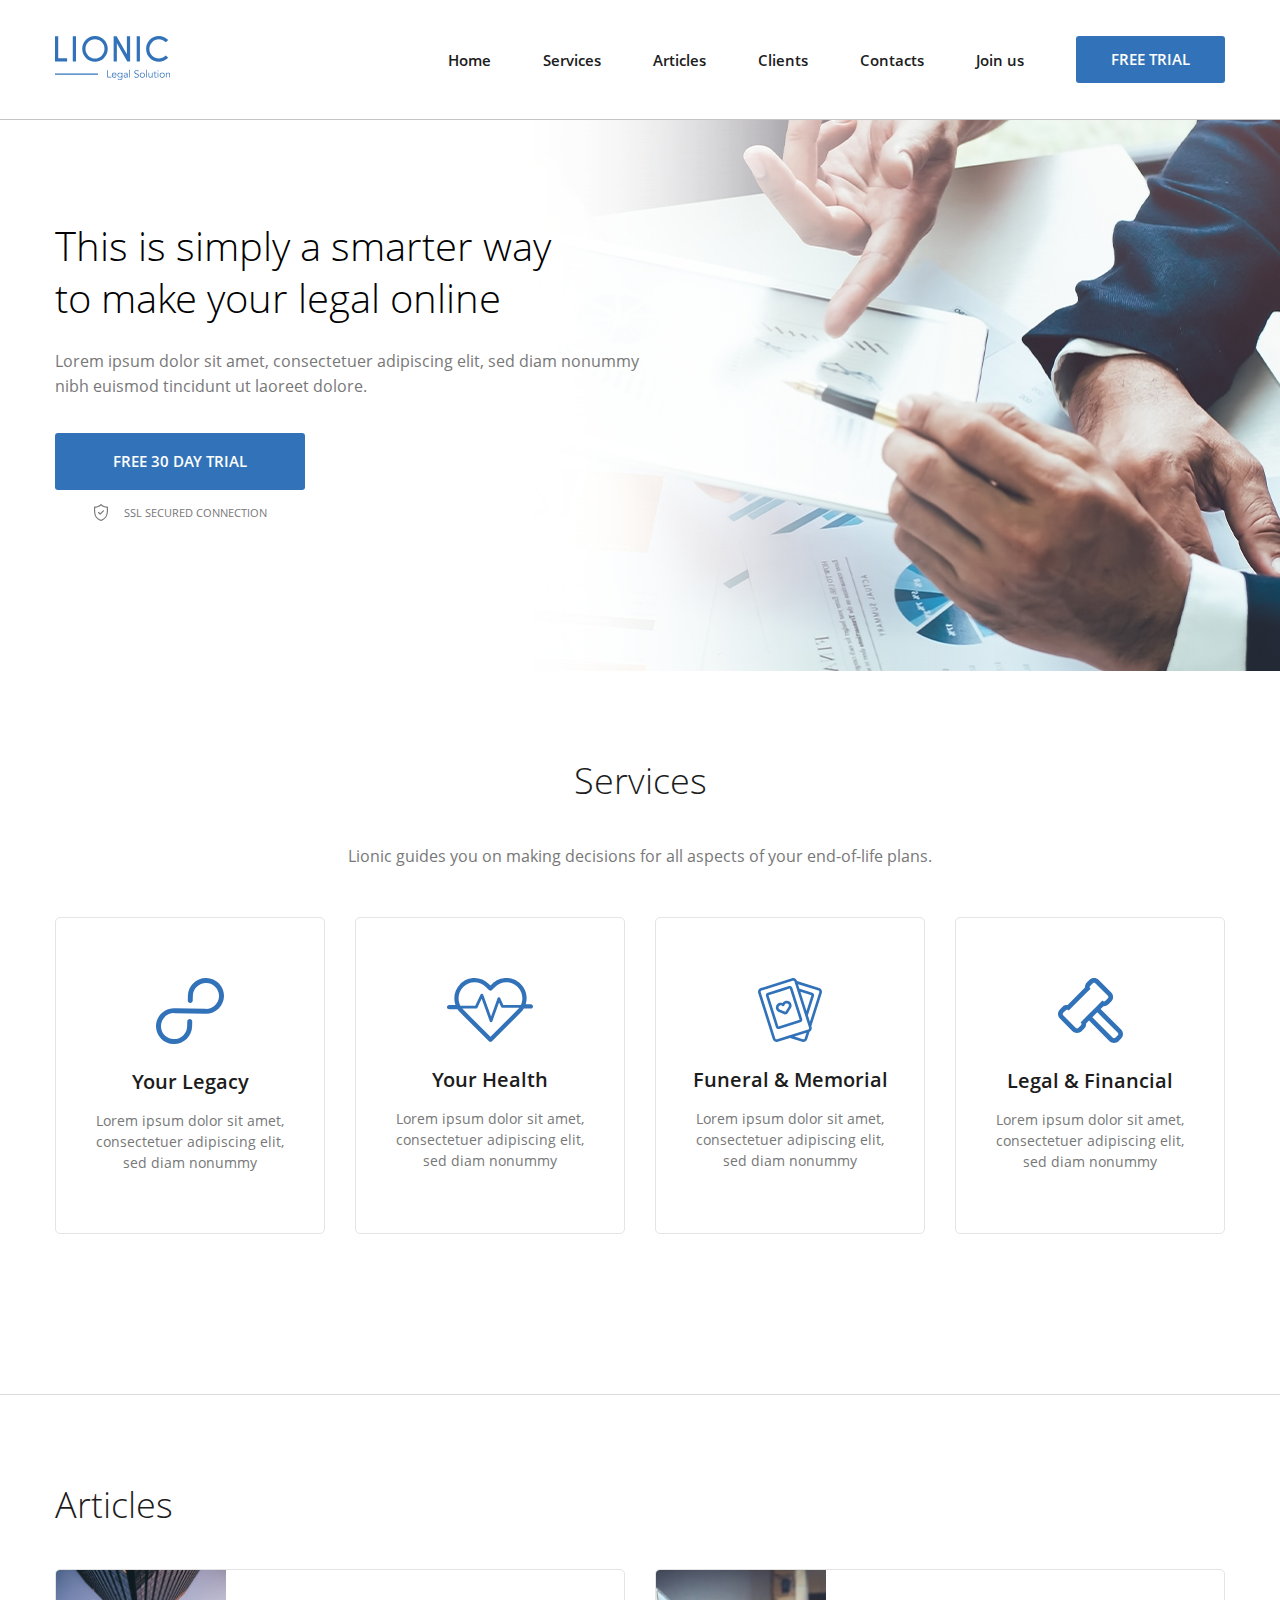
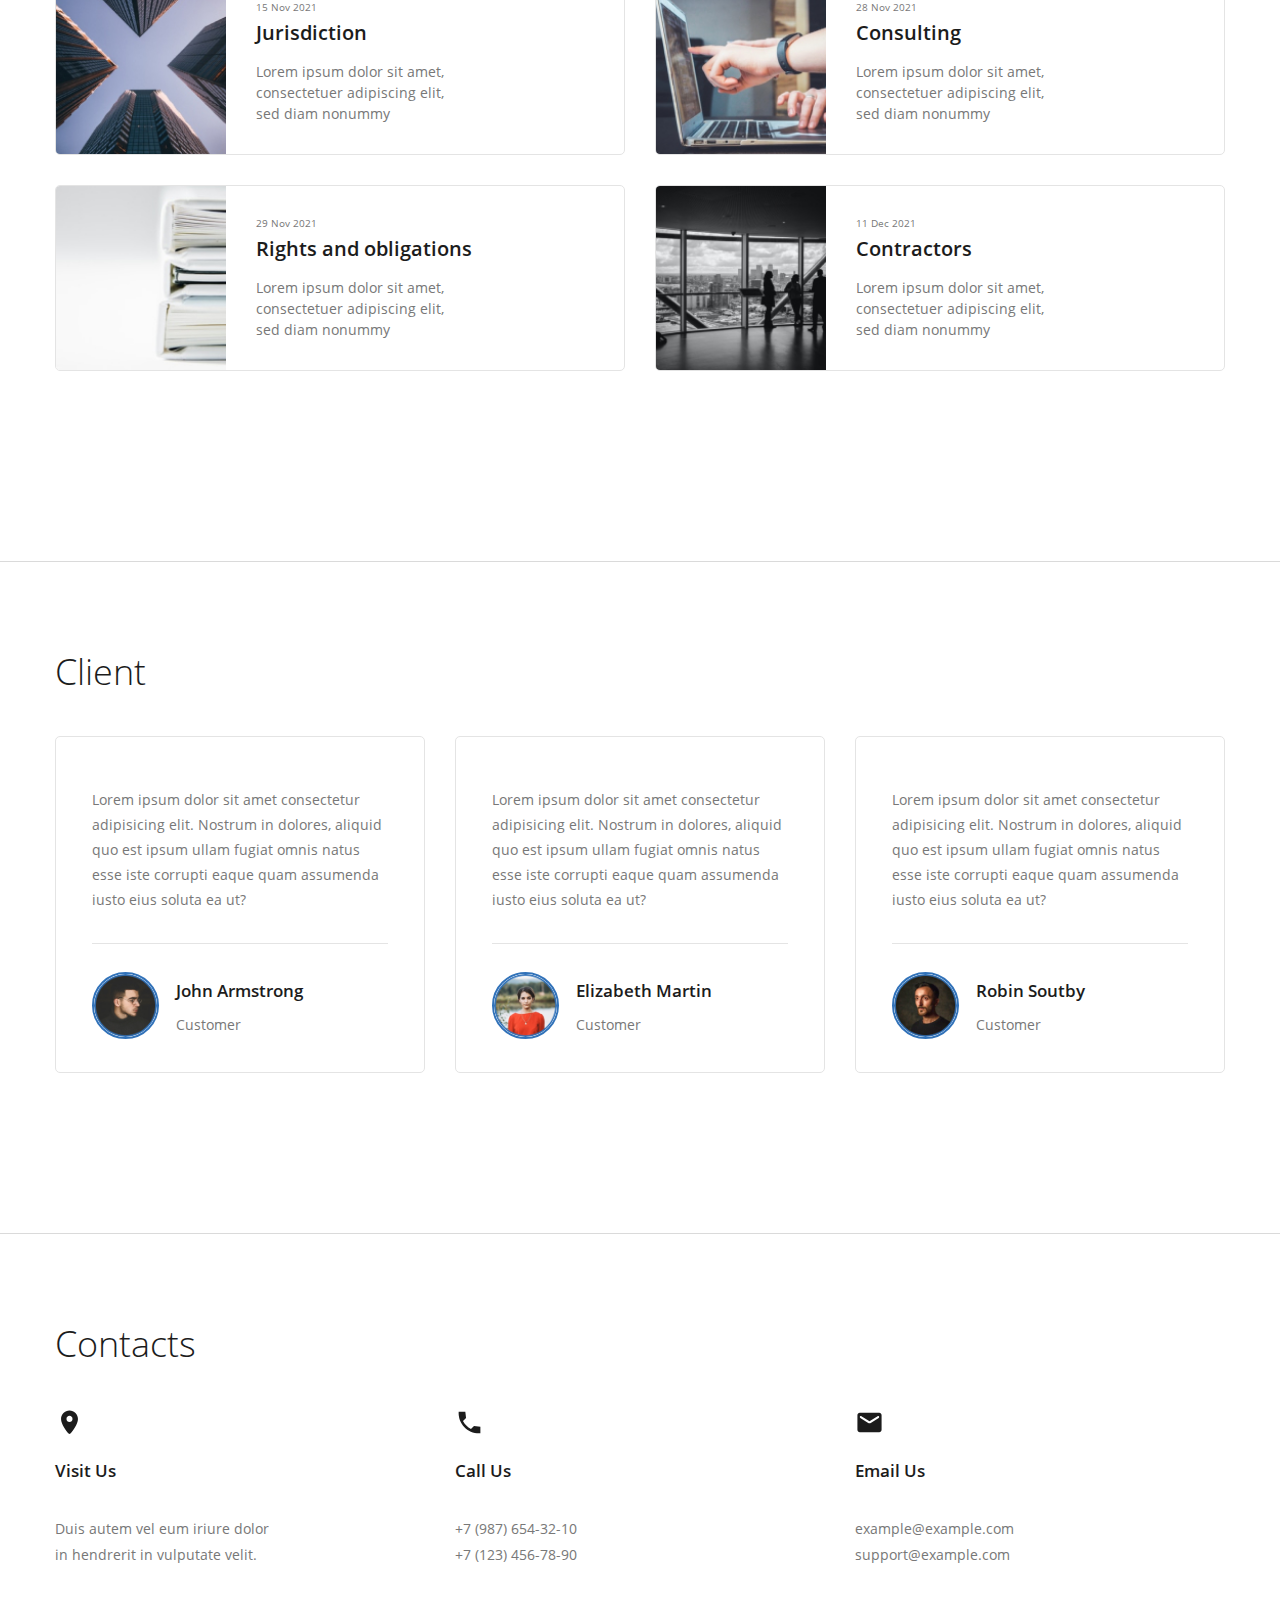
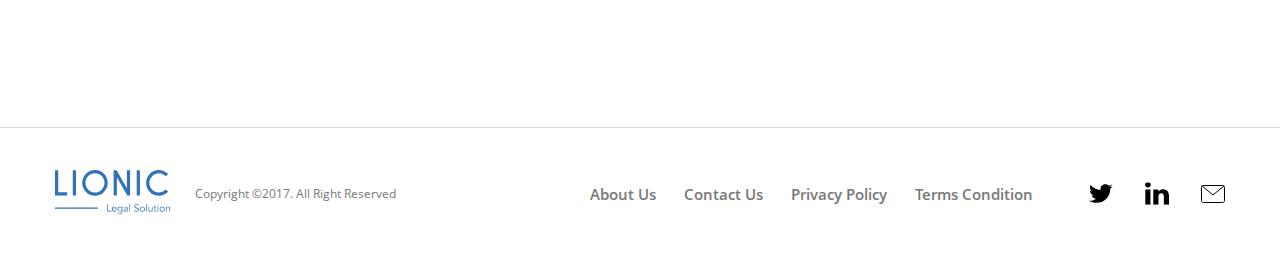
<file: Lionic/index.html>
<!DOCTYPE html>
<html lang="en">
<head>
    <meta charset="UTF-8">
    <meta name="viewport" content="width=device-width, initial-scale=1.0">
    <title>Lionic</title>
    <link rel="stylesheet" href="css/normalize.css">
    <link rel="stylesheet" href="css/style.css">
</head>
<body>
    <header class="header" id="home">
        <div class="container flex header-container">
            <a href="#" class="header-logo">
                <img src="img/logo.svg" class="header-logo" alt="logo">
            </a>
            <nav class="header-nav">
                <ul class="header-list list-reset flex">
                    <li class="header-list-item">
                        <a href="#home" class="header-link">
                            Home
                        </a>
                    </li>
                    <li class="header-list-item">
                        <a href="#services" class="header-link">
                            Services
                        </a>
                    </li>
                    <li class="header-list-item">
                        <a href="#articles" class="header-link">
                            Articles
                        </a>
                    </li>
                    <li class="header-list-item">
                        <a href="#clients" class="header-link">
                            Clients
                        </a>
                    </li>
                    <li class="header-list-item">
                        <a href="#contacts" class="header-link">
                            Contacts
                        </a>
                    </li>
                    <li class="header-list-item">
                        <a href="#join-us" class="header-link">
                            Join us
                        </a>
                    </li>
                </ul>
            </nav>
            <button class="btn-reset btn header-btn">
                Free trial
            </button>
         </div>        
    </header>

    <main class="main">
        <section id="hero" class="hero">
            <div class="container">
                <div class="hero-content flex">
                    <h1 class="hero-title">
                        This is&nbsp;simply a&nbsp;smarter way to&nbsp;make your legal online
                    </h1>
                    <p class="hero-descr">
                        Lorem ipsum dolor sit amet, consectetuer adipiscing elit, sed diam nonummy nibh euismod tincidunt ut&nbsp;laoreet dolore.
                    </p>
                    <div class="hero-wrapper">
                        <button class="btn-reset btn hero-btn">
                            FREE 30&nbsp;DAY TRIAL
                        </button>
                        <span class="hero-secure">
                            SSL secured connection
                        </span>
                    </div>
                </div>
            </div>
        </section>
        <section id="services section-offset" class="services">
            <div class="container">
                <h2 class="section-title services-title">
                    Services
                </h2>
                <p class="section-descr services-descr">
                    Lionic guides you on&nbsp;making decisions for all aspects of&nbsp;your end-of-life plans.
                </p>
                <ul class="list-reset services-items flex">
                    <li class="services-item flex">
                        <svg class="services-item-icon" width="68" height="66" viewBox="0 0 68 66" fill="none" xmlns="http://www.w3.org/2000/svg">
                            <path d="M50.393 0.00398661C40.438 -0.212013 32.146 7.63799 31.9 17.512L31.776 22.483C31.742 23.839 32.833 24.973 34.2 25.003C35.567 25.032 36.713 23.947 36.746 22.591L36.871 17.62C37.049 10.471 43.062 4.77799 50.271 4.93399C57.478 5.09099 63.201 11.038 63.023 18.187C62.844 25.335 56.831 31.029 49.623 30.872L18.5 30.197C8.54499 29.981 0.252987 37.831 0.00698678 47.705C-0.240013 57.579 7.65099 65.78 17.607 65.995C27.562 66.211 35.854 58.362 36.1 48.488L36.223 43.572C36.257 42.215 35.166 41.082 33.799 41.052C32.432 41.022 31.286 42.108 31.252 43.464L31.129 48.38C30.951 55.529 24.938 61.222 17.729 61.066C10.522 60.909 4.79899 54.962 4.97699 47.813C5.15599 40.664 11.169 34.971 18.377 35.127L49.5 35.802C59.456 36.018 67.747 28.169 67.994 18.295C68.24 8.41999 60.349 0.219987 50.394 0.00498661L50.393 0.00398661Z" fill="#3172B9"/>
                        </svg>
                            
                        <h3 class="services-item-title">
                            Your Legacy
                        </h3>
                        <p class="services-item-descr">
                            Lorem ipsum dolor sit amet, consectetuer adipiscing elit, sed diam nonummy
                        </p>
                    </li>
                    <li class="services-item flex">
                        <svg class="services-item-icon" width="86" height="64" viewBox="0 0 86 64" fill="none" xmlns="http://www.w3.org/2000/svg">
                            <path d="M79.622 20.272C79.622 22.336 79.316 24.352 78.726 26.27H83.868C85.045 26.27 86 27.227 86 28.406C86 29.586 85.045 30.541 83.868 30.541H77.47C77.268 30.541 77.073 30.513 76.888 30.461C76.0053 31.9743 74.9311 33.3675 73.692 34.606L44.972 63.374C44.7741 63.5725 44.539 63.73 44.2802 63.8375C44.0213 63.9449 43.7438 64.0002 43.4635 64.0002C43.1832 64.0002 42.9057 63.9449 42.6468 63.8375C42.388 63.73 42.1529 63.5725 41.955 63.374L13.233 34.606C12.1963 33.5688 11.2752 32.422 10.486 31.186C10.315 31.23 10.136 31.254 9.95 31.254H2.132C1.85176 31.2537 1.57431 31.1983 1.31551 31.0908C1.0567 30.9833 0.821595 30.8259 0.623621 30.6276C0.425646 30.4292 0.268677 30.1938 0.161676 29.9348C0.0546755 29.6758 -0.000261829 29.3983 9.38171e-07 29.118C9.38171e-07 27.938 0.955001 26.982 2.132 26.982H8.447C5.965 19.861 7.56 11.618 13.233 5.93801C15.1066 4.05015 17.3363 2.55313 19.793 1.5338C22.2497 0.514473 24.8843 -0.00687342 27.544 1.15198e-05C32.95 1.15198e-05 38.034 2.10901 41.856 5.93801L43.463 7.54701L45.07 5.93701C46.9438 4.04921 49.1737 2.55231 51.6306 1.53315C54.0874 0.513987 56.7222 -0.0071368 59.382 1.15198e-05C62.0417 -0.00681806 64.6763 0.514553 67.133 1.53388C69.5896 2.55321 71.8194 4.0502 73.693 5.93801C75.5791 7.8172 77.0741 10.0515 78.0918 12.5117C79.1094 14.972 79.6295 17.6096 79.622 20.272ZM70.678 8.95701C69.1987 7.46697 67.4383 6.28548 65.4989 5.48108C63.5595 4.67667 61.4796 4.26536 59.38 4.27101C57.2807 4.26563 55.2012 4.67706 53.2622 5.48146C51.3231 6.28586 49.563 7.46721 48.084 8.95701L44.969 12.077C44.7713 12.2754 44.5364 12.4329 44.2777 12.5403C44.019 12.6478 43.7416 12.7031 43.4615 12.7031C43.1814 12.7031 42.904 12.6478 42.6453 12.5403C42.3866 12.4329 42.1517 12.2754 41.954 12.077L38.84 8.95701C37.3608 7.46718 35.6005 6.28582 33.6613 5.48142C31.7221 4.67703 29.6424 4.26561 27.543 4.27101C25.4437 4.26546 23.3642 4.67682 21.4251 5.48123C19.486 6.28564 17.7259 7.46708 16.247 8.95701C11.173 14.04 10.232 21.718 13.425 27.763H28.236L33.538 16.479C33.783 15.959 34.277 15.634 34.891 15.663C35.1717 15.6764 35.4421 15.7726 35.6681 15.9396C35.8942 16.1065 36.0657 16.3367 36.161 16.601L44.051 38.487L50.542 20.168C50.6364 19.9007 50.8086 19.6678 51.0365 19.4992C51.2643 19.3306 51.5374 19.2341 51.8206 19.2221C52.1038 19.21 52.3842 19.283 52.6255 19.4316C52.8669 19.5802 53.0583 19.7977 53.175 20.056L56.351 27.051H73.852C76.612 21.125 75.554 13.842 70.677 8.95701H70.678ZM16.248 31.586L43.463 58.844L70.678 31.586C71.2253 31.038 71.7323 30.4512 72.195 29.83H55.736C55.179 29.83 54.373 29.573 54.143 29.064L52.046 24.444L45.404 43.189C45.204 43.755 44.67 44.135 44.069 44.136H44.066C43.466 44.136 42.933 43.76 42.729 43.196L34.653 20.798L30.426 29.794C30.192 30.292 29.99 30.541 29.439 30.541H15.293C15.593 30.901 15.912 31.249 16.248 31.586Z" fill="#3172B9"/>
                        </svg>
                            
                        <h3 class="services-item-title">
                            Your Health
                        </h3>
                        <p class="services-item-descr">
                            Lorem ipsum dolor sit amet, consectetuer adipiscing elit, sed diam nonummy
                        </p>
                    </li>
                    <li class="services-item flex">
                        <svg class="services-item-icon" width="64" height="64" viewBox="0 0 64 64" fill="none" xmlns="http://www.w3.org/2000/svg">
                            <path d="M63.8101 15.073L53.3321 48.146L53.5791 48.926C53.7393 49.4264 53.7986 49.9537 53.7536 50.4772C53.7086 51.0008 53.5603 51.5102 53.3171 51.976C52.9241 52.732 52.3171 53.329 51.5701 53.704L51.5611 53.737L49.1941 61.207C48.8722 62.2171 48.1632 63.0585 47.2223 63.5469C46.2815 64.0354 45.1853 64.131 44.1741 63.813L32.0001 59.957L19.8261 63.813C18.8148 64.131 17.7187 64.0354 16.7778 63.5469C15.8369 63.0585 15.1279 62.2171 14.8061 61.207L0.188058 15.074C0.0280711 14.5735 -0.0310613 14.0462 0.0140824 13.5227C0.0592262 12.9991 0.20775 12.4897 0.451058 12.024C0.69167 11.5566 1.02267 11.1416 1.42487 10.8031C1.82706 10.4646 2.29245 10.2093 2.79406 10.052L33.9431 0.187C34.9542 -0.131631 36.0504 -0.0363451 36.9915 0.451969C37.9325 0.940283 38.6415 1.78178 38.9631 2.792L39.0401 3.034C39.0491 3.036 39.0581 3.037 39.0661 3.04L61.2061 10.053C61.7073 10.2103 62.1723 10.4654 62.5743 10.8035C62.9763 11.1417 63.3073 11.5561 63.5481 12.023C64.0401 12.973 64.1331 14.055 63.8101 15.073ZM48.4441 54.75L36.4161 58.559L44.9781 61.271C45.3153 61.3777 45.6811 61.3463 45.9951 61.1835C46.3092 61.0208 46.5458 60.7401 46.6531 60.403L48.4441 54.75ZM51.0371 49.732L36.4211 3.598C36.3142 3.26106 36.078 2.98029 35.7644 2.81736C35.4507 2.65442 35.0852 2.62264 34.7481 2.729L3.60006 12.595C3.26006 12.702 2.98306 12.935 2.81906 13.252C2.73787 13.4073 2.68829 13.5771 2.67319 13.7517C2.65808 13.9263 2.67775 14.1021 2.73106 14.269L17.3471 60.402C17.5691 61.103 18.3201 61.492 19.0211 61.271L31.5611 57.299C31.5891 57.289 31.6171 57.279 31.6461 57.272L50.1691 51.405C50.5091 51.298 50.7861 51.065 50.9491 50.748C51.1141 50.432 51.1451 50.071 51.0371 49.731V49.732ZM48.4971 32.885L53.4461 17.265L42.4451 13.781L48.4971 32.885ZM61.1801 13.25C61.0998 13.0945 60.9896 12.9565 60.8557 12.8439C60.7218 12.7313 60.567 12.6464 60.4001 12.594L40.0231 6.14L41.4691 10.701C41.5571 10.711 41.6451 10.729 41.7321 10.757L54.2501 14.722C54.5841 14.8269 54.894 14.9969 55.1619 15.2223C55.4299 15.4477 55.6505 15.7239 55.8111 16.035C55.9734 16.3456 56.0726 16.6852 56.1028 17.0344C56.133 17.3835 56.0937 17.7352 55.9871 18.069L49.8951 37.297L51.9331 43.731L61.2681 14.267C61.3751 13.927 61.3441 13.567 61.1801 13.25ZM30.9401 23.336C31.5152 23.6323 32.0259 24.0398 32.4425 24.5349C32.8591 25.0299 33.1733 25.6027 33.3671 26.22C33.5725 26.8654 33.633 27.5483 33.5443 28.2198C33.4557 28.8913 33.22 29.535 32.8541 30.105L29.6411 35.126C29.3916 35.5142 29.0489 35.8336 28.6441 36.0552C28.2393 36.2767 27.7855 36.3932 27.3241 36.394C26.9701 36.394 26.6161 36.326 26.2841 36.19L20.7651 33.936C20.1378 33.6806 19.5745 33.29 19.1154 32.792C18.6563 32.2941 18.3127 31.701 18.1091 31.055C17.9119 30.4388 17.8389 29.7897 17.8943 29.1451C17.9498 28.5006 18.1326 27.8734 18.4321 27.3C18.7284 26.7249 19.1359 26.2142 19.631 25.7976C20.126 25.3811 20.6988 25.0668 21.3161 24.873C22.3839 24.5378 23.5338 24.5745 24.5781 24.977C25.1998 24.0462 26.1189 23.3539 27.1851 23.013C27.8013 22.8161 28.4504 22.7433 29.0949 22.7987C29.7394 22.8541 30.3665 23.0368 30.9401 23.336ZM30.8251 27.025C30.7361 26.742 30.5919 26.4795 30.4009 26.2526C30.2098 26.0257 29.9757 25.8389 29.7121 25.703C29.4491 25.5656 29.1615 25.4818 28.8659 25.4564C28.5703 25.431 28.2726 25.4645 27.9901 25.555C27.6178 25.6716 27.2823 25.8833 27.0168 26.1692C26.7513 26.455 26.565 26.8051 26.4761 27.185C26.4221 27.4083 26.3114 27.6139 26.1547 27.7819C25.998 27.9499 25.8006 28.0747 25.5816 28.1441C25.3626 28.2135 25.1294 28.2251 24.9045 28.178C24.6797 28.1309 24.4708 28.0265 24.2981 27.875C24.0064 27.6158 23.6523 27.4371 23.2705 27.3565C22.8888 27.2758 22.4926 27.296 22.1211 27.415C21.838 27.5042 21.5755 27.6487 21.3488 27.8401C21.122 28.0315 20.9355 28.266 20.8001 28.53C20.6627 28.793 20.5789 29.0806 20.5535 29.3762C20.5281 29.6718 20.5616 29.9694 20.6521 30.252C20.8271 30.805 21.2371 31.249 21.7751 31.469L27.2931 33.723C27.3114 33.731 27.3322 33.7317 27.3511 33.725C27.3696 33.7194 27.3856 33.7074 27.3961 33.691L30.6091 28.669C30.9231 28.179 31.0021 27.581 30.8261 27.027L30.8251 27.025ZM44.1721 40.932C44.2788 41.2656 44.3183 41.6171 44.2882 41.966C44.2582 42.315 44.1592 42.6545 43.9971 42.965C43.8365 43.2764 43.6158 43.5529 43.3477 43.7785C43.0796 44.004 42.7694 44.1742 42.4351 44.279L21.2401 50.994C20.5659 51.2062 19.835 51.1426 19.2077 50.817C18.5803 50.4914 18.1076 49.9305 17.8931 49.257L8.01306 18.07C7.90624 17.7362 7.8667 17.3846 7.89674 17.0355C7.92678 16.6863 8.0258 16.3466 8.18806 16.036C8.34862 15.7249 8.56923 15.4487 8.83717 15.2233C9.1051 14.9979 9.41503 14.8279 9.74906 14.723L30.9451 8.009C31.6194 7.79619 32.3506 7.85955 32.9782 8.18519C33.6059 8.51083 34.0788 9.07215 34.2931 9.746L44.1721 40.932ZM41.6301 41.737L31.7501 10.551L21.9781 13.645L10.5531 17.264L20.4331 48.45L41.6301 41.737Z" fill="#3172B9"/>
                        </svg>
                            
                        <h3 class="services-item-title">
                            Funeral &amp;&nbsp;Memorial
                        </h3>
                        <p class="services-item-descr">
                            Lorem ipsum dolor sit amet, consectetuer adipiscing elit, sed diam nonummy
                        </p>
                    </li>
                    <li class="services-item flex">
                        <svg class="services-item-icon" width="65" height="65" viewBox="0 0 65 65" fill="none" xmlns="http://www.w3.org/2000/svg">
                            <path d="M63.131 51.506C64.3269 52.7045 64.9985 54.3285 64.9985 56.0215C64.9985 57.7146 64.3269 59.3385 63.131 60.537L60.54 63.13C59.9482 63.7249 59.2442 64.1965 58.4689 64.5175C57.6935 64.8385 56.8622 65.0025 56.023 65C55.184 65.0024 54.3529 64.8384 53.5777 64.5174C52.8025 64.1964 52.0987 63.7249 51.507 63.13L30.988 42.613L28.126 45.475C28.2028 46.397 28.077 47.3246 27.7574 48.1928C27.4378 49.061 26.9322 49.8488 26.276 50.501L23.55 53.227C22.9583 53.8218 22.2545 54.2934 21.4793 54.6143C20.7042 54.9353 19.873 55.0994 19.034 55.097C18.1952 55.0993 17.3642 54.9352 16.5892 54.6142C15.8142 54.2932 15.1106 53.8217 14.519 53.227L1.86503 40.575C0.66925 39.3767 -0.00231934 37.7529 -0.00231934 36.06C-0.00231934 34.3671 0.66925 32.7434 1.86503 31.545L4.59103 28.819C5.24326 28.1629 6.03107 27.6573 6.89928 27.3377C7.76748 27.0182 8.69507 26.8923 9.61703 26.969L26.97 9.61902C26.8953 8.69769 27.0219 7.77112 27.341 6.90358C27.6601 6.03605 28.1641 5.24832 28.818 4.59502L31.543 1.87002C32.1347 1.27539 32.8383 0.803958 33.6133 0.48298C34.3883 0.162003 35.2192 -0.00214761 36.058 2.1214e-05C37.764 2.1214e-05 39.368 0.664021 40.574 1.87002L53.227 14.522C54.4226 15.7205 55.094 17.3442 55.094 19.037C55.094 20.7298 54.4226 22.3536 53.227 23.552L50.502 26.278C49.8497 26.9342 49.0617 27.4398 48.1933 27.7594C47.3249 28.079 46.3972 28.2048 45.475 28.128L42.613 30.99L63.131 51.506ZM31.164 35.784L35.783 31.165L39.243 27.705L44.398 22.551L44.798 22.951C45.126 23.279 45.556 23.443 45.986 23.443C46.416 23.443 46.846 23.279 47.175 22.951L49.9 20.226C50.0561 20.07 50.1798 19.8848 50.2643 19.681C50.3487 19.4771 50.3922 19.2587 50.3922 19.038C50.3922 18.8174 50.3487 18.5989 50.2643 18.3951C50.1798 18.1912 50.0561 18.006 49.9 17.85L37.246 5.19702C37.0901 5.04084 36.905 4.91699 36.7011 4.83256C36.4972 4.74813 36.2787 4.70479 36.058 4.70502C35.628 4.70502 35.198 4.86902 34.87 5.19702L32.144 7.92202C31.9879 8.07804 31.864 8.26332 31.7794 8.46725C31.6949 8.67118 31.6514 8.88977 31.6514 9.11052C31.6514 9.33128 31.6949 9.54987 31.7794 9.7538C31.864 9.95773 31.9879 10.143 32.144 10.299L32.544 10.699L10.694 32.546L10.294 32.146C10.1381 31.9898 9.95296 31.866 9.74909 31.7816C9.54523 31.6971 9.32669 31.6538 9.10603 31.654C8.67603 31.654 8.24603 31.818 7.91803 32.146L5.19303 34.87C5.03701 35.026 4.91325 35.2112 4.82881 35.4151C4.74437 35.6189 4.70091 35.8374 4.70091 36.058C4.70091 36.2787 4.74437 36.4971 4.82881 36.701C4.91325 36.9048 5.03701 37.09 5.19303 37.246L17.846 49.9C18.174 50.228 18.604 50.392 19.034 50.392C19.464 50.392 19.894 50.228 20.223 49.9L22.948 47.175C23.1042 47.019 23.2281 46.8337 23.3126 46.6298C23.3971 46.4259 23.4407 46.2073 23.4407 45.9865C23.4407 45.7658 23.3971 45.5472 23.3126 45.3433C23.2281 45.1393 23.1042 44.954 22.948 44.798L22.548 44.398L27.703 39.244L31.164 35.784ZM59.804 54.834L39.285 34.317L34.315 39.287L54.835 59.803C55.162 60.131 55.593 60.295 56.023 60.295C56.453 60.295 56.883 60.131 57.211 59.803L59.804 57.21C59.9601 57.054 60.0838 56.8688 60.1683 56.665C60.2527 56.4611 60.2962 56.2427 60.2962 56.022C60.2962 55.8014 60.2527 55.5829 60.1683 55.3791C60.0838 55.1752 59.9601 54.99 59.804 54.834Z" fill="#3172B9"/>
                        </svg>
                            
                        <h3 class="services-item-title">
                            Legal &amp;&nbsp;Financial
                        </h3>
                        <p class="services-item-descr">
                            Lorem ipsum dolor sit amet, consectetuer adipiscing elit, sed diam nonummy
                        </p>
                    </li>
                </ul>
            </div>
        </section>
        <section id="articles section-offset" class="articles">
            <div class="container">
                <h2 class="section-title articles-title">
                    Articles
                </h2>
                <ul class="list-reset articles-list flex">
                    <li class="articles-item">
                        <article class="blog-preview flex">
                            <img src="img/blog-1.jpg" alt="Blog photo 1" class="blog-preview-image">
                            <div class="blog-preview-text">
                                <time class="blog-preview-time" datetime="2021-11-15 19:30">
                                    15 Nov 2021
                                </time>
                                <h3 class="blog-preview-title">
                                    Jurisdiction
                                </h3>
                                <p class="blog-preview-descr">
                                    Lorem ipsum dolor sit amet, consectetuer adipiscing elit, sed diam nonummy
                                </p>
                            </div>
                        </article>
                    </li>
                    <li class="articles-item">
                        <article class="blog-preview flex">
                            <img src="img/blog-2.jpg" alt="Blog photo 2" class="blog-preview-image">
                            <div class="blog-preview-text">
                                <time class="blog-preview-time" datetime="2021-11-15 19:30">
                                    28 Nov 2021
                                </time>
                                <h3 class="blog-preview-title">
                                    Consulting
                                </h3>
                                <p class="blog-preview-descr">
                                    Lorem ipsum dolor sit amet, consectetuer adipiscing elit, sed diam nonummy
                                </p>
                            </div>
                        </article>
                    </li>
                    <li class="articles-item">
                        <article class="blog-preview flex">
                            <img src="img/blog-3.jpg" alt="Blog photo 3" class="blog-preview-image">
                            <div class="blog-preview-text">
                                <time class="blog-preview-time" datetime="2021-11-15 19:30">
                                    29 Nov 2021
                                </time>
                                <h3 class="blog-preview-title">
                                    Rights and obligations
                                </h3>
                                <p class="blog-preview-descr">
                                    Lorem ipsum dolor sit amet, consectetuer adipiscing elit, sed diam nonummy
                                </p>
                            </div>
                        </article>
                    </li>
                    <li class="articles-item">
                        <article class="blog-preview flex">
                            <img src="img/blog-4.jpg" alt="Blog photo 4" class="blog-preview-image">
                            <div class="blog-preview-text">
                                <time class="blog-preview-time" datetime="2021-11-15 19:30">
                                    11 Dec 2021
                                </time>
                                <h3 class="blog-preview-title">
                                    Contractors
                                </h3>
                                <p class="blog-preview-descr">
                                    Lorem ipsum dolor sit amet, consectetuer adipiscing elit, sed diam nonummy
                                </p>
                            </div>
                        </article>
                    </li>
                </ul>
            </div>
        </section>
        <section id="clients section-offset" class="clients">
            <div class="container">
                <h2 class="section-title clients-title">
                    Client
                </h2>
                <ul class="list-reset clients-list flex">
                    <li class="clients-item flex">
                        <p class="clients-item-descr">
                            Lorem ipsum dolor sit amet consectetur adipisicing elit. Nostrum in dolores, aliquid quo est ipsum ullam fugiat omnis natus esse iste corrupti eaque quam assumenda iusto eius soluta ea ut?
                        </p>
                        <div class="clients-user flex">
                            <div class="clients-avatar">
                                <img src="img/client-1.jpg" alt="John Armstrong">
                            </div>
                            <div class="clients-text">
                                <div class="clients-name">
                                    John Armstrong
                                </div>
                                <span class="clients-post">
                                    Customer
                                </span>
                            </div>
                        </div>
                    </li>
                    <li class="clients-item flex">
                        <p class="clients-item-descr">
                            Lorem ipsum dolor sit amet consectetur adipisicing elit. Nostrum in dolores, aliquid quo est ipsum ullam fugiat omnis natus esse iste corrupti eaque quam assumenda iusto eius soluta ea ut?
                        </p>
                        <div class="clients-user flex">
                            <div class="clients-avatar">
                                <img src="img/client-2.jpg" alt="Elizabeth Martin">
                            </div>
                            <div class="clients-text">
                                <div class="clients-name">
                                    Elizabeth Martin
                                </div>
                                <span class="clients-post">
                                    Customer
                                </span>
                            </div>
                        </div>
                    </li>
                    <li class="clients-item flex">
                        <p class="clients-item-descr">
                            Lorem ipsum dolor sit amet consectetur adipisicing elit. Nostrum in dolores, aliquid quo est ipsum ullam fugiat omnis natus esse iste corrupti eaque quam assumenda iusto eius soluta ea ut?
                        </p>
                        <div class="clients-user flex">
                            <div class="clients-avatar">
                                <img src="img/client-3.jpg" alt="Robin Soutby">
                            </div>
                            <div class="clients-text">
                                <div class="clients-name">
                                    Robin Soutby
                                </div>
                                <span class="clients-post">
                                    Customer
                                </span>
                            </div>
                        </div>
                    </li>
                </ul>
            </div>
        </section>
        <section id="contacts section-offset" class="contacts">
            <div class="container">
                <h2 class="section-title contacts-title">
                    Contacts
                </h2>
                <address class="contacts-address">
                    <ul class="list-reset contacts-list flex">
                        <li class="contacts-item flex contacts-item-address">
                            <strong class="contacts-item-caption">
                                Visit Us
                            </strong>
                            <p class="contacts-item-text">
                                Duis autem vel eum iriure dolor in&nbsp;hendrerit in&nbsp;vulputate velit.
                            </p>
                        </li>
                        <li class="contacts-item flex contacts-item-call">
                            <strong class="contacts-item-caption">
                                Call Us
                            </strong>
                            <a href="tel:+79876543210" class="contacts-item-link">
                                +7 (987) 654-32-10
                            </a>
                            <a href="tel:+71234567890" class="contacts-item-link">
                                +7 (123) 456-78-90
                            </a>
                        </li>
                        <li class="contacts-item flex contacts-item-mail">
                            <strong class="contacts-item-caption">
                                Email Us
                            </strong>
                            <a href="mailto:example@example.com" class="contacts-item-link">
                                example@example.com
                            </a>
                            <a href="mailto:support@example.com" class="contacts-item-link">
                                support@example.com
                            </a>
                        </li>
                    </ul>
                </address>
            </div>
        </section>
        <!-- <section id="join-us" class="join-us">
        
        </section> -->
    </main>

    <footer class="footer">
        <div class="container flex footer-container">
			<div class="footer-left flex">
				<a href="#" class="footer-logo">
					<img src="img/logo.svg" alt="Logo">
				</a>
				<small class="footer-copy">
					Copyright ©2017. All Right Reserved
				</small>
			</div>
			<div class="footer-right flex">
				<nav class="footer-nav">
					<ul class="list-reset footer-list flex">
						<li class="footer-item">
							<a href="#" target="_blank" class="footer-link">About Us</a>
						</li>
						<li class="footer-item">
							<a href="#" target="_blank" class="footer-link">Contact Us</a>
						</li>
						<li class="footer-item">
							<a href="#" target="_blank" class="footer-link">Privacy Policy</a>
						</li>
						<li class="footer-item">
							<a href="#" target="_blank" class="footer-link">Terms Condition</a>
						</li>
					</ul>
				</nav>
				<ul class="list-reset social flex">
					<li class="social-item"><a href="#" class="social-link social-link-tw"></a></li>
					<li class="social-item"><a href="#" class="social-link social-link-linkedin"></a></li>
					<li class="social-item"><a href="#" class="social-link social-link-mail"></a></li>
				</ul>
			</div>
		</div>
    </footer>
</body>
</html>
</file>
<file: Lagoona/css/style.css>
html {
    box-sizing: border-box;
    background: #E5E5E5;
}

*,
*::before,
*::after {
    box-sizing: inherit;
}



a {
    color: inherit;
    text-decoration: none;
}

img {
    max-width: 100%;
}

@font-face {
    font-family: "Muller";
    src: local("Muller-Bold"), 
        url("../fonts/MullerBold.woff2") format("woff2"),
        url("../fonts/MullerBold.woff") format("woff");
    font-weight: 700;
    font-style: normal;
    font-display: swap;    
}

@font-face {
    font-family: "Muller";
    src: local("Muller-Light"), 
        url("../fonts/MullerLight.woff2") format("woff2"),
        url("../fonts/MullerLight.woff") format("woff");
    font-weight: 300;
    font-style: normal;
    font-display: swap;    
}

@font-face {
    font-family: "Muller";
    src: local("Muller-Medium"), 
        url("../fonts/MullerMedium.woff2") format("woff2"),
        url("../fonts/MullerMedium.woff") format("woff");
    font-weight: 500;
    font-style: normal;
    font-display: swap;    
}

@font-face {
    font-family: "Muller";
    src: local("Muller-Regular"), 
        url("../fonts/MullerRegular.woff2") format("woff2"),
        url("../fonts/MullerRegular.woff") format("woff");
    font-weight: 400;
    font-style: normal;
    font-display: swap;    
}

body {
    min-width: 1170px;
    font-family: "Muller", sans-serif;
    font-weight: 400;
}

/* glob */
.list-reset {
    margin: 0;
    padding: 0;
    list-style: none;
}

.btn-reset {
    margin: 0;
    padding: 0;
    border: none;
    background-color: transparent;
    cursor: pointer;
}

.flex {
    display: flex;
}

.container {
    width: 1170px;
    margin: 0 auto;
}

.section-title {
    margin: 0;
    font-weight: 400;
    font-size: 40px;
    line-height: 40px;
    color: #333333;
    padding-bottom: 20px;
}

/* header */
.header-lk-link {
    margin-left: auto;
    font-weight: 400;
    font-size: 16px;
    line-height: 16px;
    color: #CC9933;
}

.header-link {
    font-weight: 400;
    font-size: 16px;
    line-height: 16px;
    color: #666666;
}

.header-hat {
    padding-top: 30px;
    padding-bottom: 30px;
    align-items: center;
}

.header-logo {
    padding-right: 40px;
}

.header-button {
    margin-left: auto;
}

.header-btn-1 {
    margin-right: 40px;
    font-weight: 400;
    font-size: 16px;
    line-height: 16px;
    color: #CC9933;
    border: 1px solid #CC9933;
    border-radius: 10px;
    width: 107px;
    height: 42px;
}

.header-btn-2 {
    margin-right: 45px;
    font-weight: 400;
    font-size: 16px;
    line-height: 16px;
    color: #CC9933;
    border: 1px solid #CC9933;
    border-radius: 10px;
    width: 177px;
    height: 42px;
}

.header-list-item {
    margin-left: 45px;
}

.header-nav {
    min-height: 70px;
    margin-bottom: 70px;
    background-color: #fff;
    border-radius: 15px;
    align-items: center;
}

.header-item-link {
    font-weight: 500;
    font-size: 20px;
    line-height: 20px;
    color: #666666;
}

/* hero */
.hero {
    margin-bottom: 70px;
}

.special-item {
    flex-wrap: wrap;
    min-width: 570px;
    margin-right: 30px;
    max-height: 540px;
}

.special-preview-1 {
    margin-bottom: 30px;
    padding: 0;
    min-width: 570px;
    max-height: 255px;
    background-image: url('../img/photo_1.jpg');
    background-size: cover;
    background-repeat: no-repeat;
    background-position: center;
    border-radius: 15px;
}

.special-preview-title {
    margin-bottom: 20px;
    font-weight: 700;
    font-size: 40px;
    line-height: 40px;
    color: #FFFFFF;
    width: 400px;
    padding-left: 40px;
}

.special-preview-descr {
    margin: 0;
    font-weight: 400;
    font-size: 20px;
    line-height: 20px;
    color: #fff;
    opacity: 0.8;
    padding-left: 40px;
    padding-bottom: 47px;
}

.special-preview-title-1 {
    margin-top: 211px;
    margin-bottom: 15px;
    font-weight: 700;
    font-size: 60px;
    line-height: 60px;
    color: #FFFFFF;
    width: 300px;
    padding-left: 40px;
}

.special-preview-descr-1 {
    font-weight: 400;
    font-size: 30px;
    line-height: 30px;
    color: #fff;
    opacity: 0.8;
    padding-left: 40px;
    margin: 0;
    margin-bottom: 47px;    
}

.special-link-more {
    font-weight: 400;
    font-size: 16px;
    line-height: 16px;
    color: #FFCC66;
    margin-left: 40px;
    background-image: url('../img/rectangle.svg');
    background-position: right center;
    background-size: 11px 11px;
    background-repeat: no-repeat;
    padding-right: 15px;
}

.special-preview-2 {
    margin: 0;
    padding: 0;
    min-width: 570px;
    max-height: 255px;
    background-image: url('../img/photo_2.jpg');
    background-size: cover;
    background-repeat: no-repeat;
    background-position: center;
    border-radius: 15px;
}

.special-preview-3 {
    min-width: 570px;
    height: 540px;
    background-image: url('../img/photo_3.jpg');
    background-size: cover;
    background-repeat: no-repeat;
    background-position: center;
    border-radius: 15px;
}

/* exposition */
.exposition {
    margin-bottom: 70px;
}

.exposition-descr {
    max-width: 890px;
    font-weight: 400;
    font-size: 16px;
    line-height: 200%;
    color: #000;
    margin: 0;
}

/* services */
.services {
    margin-bottom: 70px;
}

.services-list {
    flex-wrap: wrap;
}

.services-block {
    width: 402px;
    height: 89px;
    margin-top: 26px;
    margin-left: 45px;
}

.services-item {
    width: 570px;
    height: 330px;
    margin-bottom: 30px;
    background-color: #fff;
    border-radius: 15px;
}

.services-item:not(:nth-child(2n)) {
    margin-right: 30px;
}

.services-preview-image {
    border-top-left-radius: 15px;
    border-top-right-radius: 15px;
}

.services-preview-descr {
    margin: 0;
    font-weight: 400;
    font-size: 16px;
    line-height: 200%;
    max-width: 402px;
    color: #000;
}

.services-preview-link-more {
    font-weight: 500;
    font-size: 20px;
    line-height: 200%;
    color: #CC9933;
    margin: 0;
    background-image: url('../img/rectangle.svg');
    background-position: right center;
    background-size: 16px 16px;
    background-repeat: no-repeat;
    padding-right: 15px;
}

/* advantages */
.advantages {
    margin-bottom: 70px;
}

.advantages-list {
    flex-wrap: wrap;
}

.advantages-item {
    width: 270px;
    height: 275px;
    margin-bottom: 30px;
    background-color: #fff;
    border-radius: 15px;
    align-items: center;
}

.advantages-item:not(:nth-child(4n)) {
    margin-right: 30px;
}

.advantages-item-icon {
    margin-top: 40px;
    margin-left: 45px;
    margin-bottom: 10px;
}

.advantages-item-descr {
    margin: 0;
    font-weight: 400;
    font-size: 16px;
    line-height: 200%;
    color: #000;
    width: 188px;
    height: 118px;
    margin-left: 45px;
}

/* disposition */
.disposition {
    margin-bottom: 70px;
}

.disposition-list {
    flex-wrap: wrap;
}

.disposition-item-price {
    padding: 0;
    margin-top: 40px;
    margin-left: 45px;
    margin-bottom: 16px;
}

.disposition-item-1 {
    font-weight: 400;
    font-size: 16px;
    line-height: 16px;
    color: #999;
    margin-right: 4px;
}

.disposition-item-2 {
    font-weight: 700;
    font-size: 20px;
    line-height: 20px;
    color: #000;
    margin-right: 4px;
}

.disposition-item-3 {
    font-weight: 400;
    font-size: 16px;
    line-height: 16px;
    color: #000;
}

.disposition-item-name {
    margin: 0;
    margin-left: 45px;
    font-weight: 400;
    font-size: 16px;
    line-height: 16px;
    color: #000;
    margin-bottom: 16px;
}

.disposition-item-loc {
    margin: 0;
    margin-left: 45px;
    font-weight: 400;
    font-size: 16px;
    line-height: 16px;
    color: #999;
    margin-bottom: 20px;
}

.main-btn {
    margin: 0;
    margin-left: 45px;
    width: 100px;
    height: 42px;
    border: 1px solid #CC9933;
    border-radius: 10px;
    font-weight: 400;
    font-size: 16px;
    line-height: 16px;
    color: #CC9933;
}

.disposition-item {
    width: 370px;
    height: 440px;
    margin-bottom: 30px;
    background-color: #fff;
    border-radius: 15px;
    align-items: center;
}

.disposition-item:not(:nth-child(3n)) {
    margin-right: 30px;
}

.disposition-item-link {
    width: 370px;
    height: 440px;
    background-image: url('../img/disposition_9.jpg');
    background-size: cover;
    background-repeat: no-repeat;
    background-position: center;
    border-radius: 15px;
}

.disposition-review-image {
    border-top-left-radius: 15px;
    border-top-right-radius: 15px;
}

.disposition-link-more {
    margin-left: 54px;
    padding-top: 373px;
    font-weight: 500;
    font-size: 20px;
    line-height: 200%;
    color: #FFF;
}
</file>
<file: Lionic/css/style.css>
html {
    box-sizing: border-box;
}

*,
*::before,
*::after {
    box-sizing: inherit;
}

a {
    color: inherit;
    text-decoration: none;
}

img {
    max-width: 100%;
}

@font-face {
    font-family: "OpenSans";
    src: local("OpenSans-Regular"), 
        url("../fonts/OpenSansRegular.woff2") format("woff2"),
        url("../fonts/OpenSansRegular.woff") format("woff");
    font-weight: 400;
    font-style: normal;
    font-display: swap;    
}

@font-face {
    font-family: "OpenSans";
    src: local("OpenSans-Light"), 
        url("../fonts/OpenSansLight.woff2") format("woff2"),
        url("../fonts/OpenSansLight.woff") format("woff");
    font-weight: 300;
    font-style: normal;
    font-display: swap;    
}

@font-face {
    font-family: "OpenSans";
    src: local("OpenSans-SemiBold"), 
        url("../fonts/OpenSansSemiBold.woff2") format("woff2"),
        url("../fonts/OpenSansSemiBold.woff") format("woff");
    font-weight: 600;
    font-style: normal;
    font-display: swap;    
}

body {
    min-width: 1200px;
    font-family: "OpenSans", sans-serif;
    font-weight: 400;
}

/* glob */
.list-reset {
    margin: 0;
    padding: 0;
    list-style: none;
}

.btn-reset {
    padding: 0;
    border: none;
    background-color: transparent;
    cursor: pointer;
}

.flex {
    display: flex;
}

.container {
    width: 1200px;
    padding: 0 15px;
    margin: 0 auto;
}

.section-title {
    margin: 0;
    margin-bottom: 40px;
    font-weight: 300;
    font-size: 36px;
    line-height: 130%;
    color: #1c1c1c;
}

.section-descr {
    margin: 0;
    margin-bottom: 50px;
    font-size: 16px;
    line-height: 22px;
    color: #787878;
}

.section-offset {
    padding-top: 87px;
    padding-bottom: 160px;

}

/* header */
.header {
    padding: 36px 0;
    border-bottom: 1px solid #c4c4c4;
    background-color: #fff;
}

.header-link {
    font-weight: 600;
    color: #1c1c1c;
    font-size: 15px;
}

.header-container {
    align-items: center;
}

.header-logo {
    margin-right: auto;
}

.header-nav {
    margin-right: 52px;
}

.header-list-item:not(:last-child) {
    margin-right: 52px;
}

.btn {
    font-weight: 600;
    font-size: 15px;
    text-transform: uppercase;
    padding: 15px 35px;
    background-color: #3172b9;
    color: #fff;
    border-radius: 3px;
}

/* hero */
.hero {
    padding-top: 100px;
    padding-bottom: 150px;
    background-image: url('../img/hero-bg.jpg');
    background-size: cover;
    background-repeat: no-repeat;
    background-position: center;
}

.hero-content {
    max-width: 50%;
    flex-direction: column;
    align-items: flex-start;
}

.hero-title {
    margin: 0;
    margin-bottom: 25px;
    font-weight: 300;
    font-size: 40px;
    line-height: 130%;
}

.hero-descr {
    margin: 0;
    margin-bottom: 34px;
    font-size: 16px;
    line-height: 155%;
    color: #787878;
}

.hero-wrapper {
    display: flex;
    flex-direction: column;
    align-items: center;
}

.hero-btn {
    margin-bottom: 14px;
    min-width: 250px;
    padding-top: 20px;
    padding-bottom: 20px;
    margin-bottom: 14px;
}

.hero-secure {
    font-size: 11px;
    line-height: 155%;
    color: #787878;
    text-transform: uppercase;
    background-image: url('../img/secure.svg');
    background-position: left center;
    background-size: 14px 17px;
    background-repeat: no-repeat;
    padding-left: 30px;
}

/* serveces */
.services {
    margin-top: 87px;
    padding-bottom: 160px;
    border-bottom: 1px solid #dadada;
}

.services-title {
    text-align: center;
}

.services-descr {
    text-align: center;
}

.services-item {
    flex-direction: column;
    align-items: center;
    padding: 60px 30px;
    width: 270px;
    border: 1px solid #e4e4e4;
    border-radius: 5px;
}

.services-item:not(:nth-child(4n)) {
    margin-right: 30px;
}

.services-item-icon {
    margin-bottom: 25px;
}

.services-item-title {
    margin: 0;
    margin-bottom: 15px;
    font-weight: 600;
    font-size: 20px;
    line-height: 130%;
    color: #1c1c1c;
}

.services-item-descr {
    margin: 0;
    text-align: center;
    font-size: 14px;
    line-height: 150%;
    color: #787878;
}

/* articles */
.articles {
    margin-top: 87px;
    padding-bottom: 160px;
    border-bottom: 1px solid #dadada;
}

.articles-list {
    flex-wrap: wrap;
}

.articles-item {
    width: 570px;
    margin-bottom: 30px;
}

.articles-item:not(:nth-child(2n)) {
    margin-right: 30px;
}

.blog-preview {
    overflow: hidden;
    border: 1px solid #e4e4e4;
    border-radius: 5px;
}

.blog-preview-image {
    object-fit: cover;
}

.blog-preview-text {
    padding: 30px;
}

.blog-preview-time {
    display: block;
    margin-bottom: 5px;
    font-size: 10px;
    line-height: 150%;
    color: #787878;
}

.blog-preview-title {
    margin: 0;
    margin-bottom: 15px;
    font-size: 20px;
    line-height: 130%;
    color: #1c1c1c;
}

.blog-preview-descr {
    margin: 0;
    font-size: 14px;
    line-height: 150%;
    color: #787878;
    max-width: 210px;
}

/* clients */
.clients {
    margin-top: 87px;
    padding-bottom: 160px;
    border-bottom: 1px solid #dadada;
}

.clients-item {
    flex-direction: column;
    width: 370px;
    padding: 50px 36px;
    padding-bottom: 30px;
    border: 1px solid #e4e4e4;
    border-radius: 5px;
}

.clients-item:not(:nth-child(3n)) {
    margin-right: 30px;
}

.clients-item-descr {
    margin: 0;
    margin-bottom: 30px;
    font-size: 14px;
    line-height: 180%;
    color: #787878;
}

.clients-user {
    margin-top: auto;
    align-items: center;
    border-top: 1px solid #e4e4e4;
    width: 100%;
    padding-top: 28px;
}

.clients-avatar {
    flex-shrink: 0;
    width: 67px;
    margin-right: 17px;

}

.clients-avatar img {
    width: 100%;
    height: 100%;
    border: 2px solid #3172b9;
    border-radius: 100%;
}

.clients-name {
    margin-bottom: 5px;
    font-weight: 600;
    font-size: 17px;
    line-height: 180%;
    color: #1c1c1c;
}

.clients-post {
    font-size: 14px;
    line-height: 180%;
    color: #787878;
}

/* contacts */
.contacts {
    margin-top: 87px;
    padding-bottom: 160px;
    border-bottom: 1px solid #dadada;
}

.contacts-address {
    font-style: normal;
}

.contacts-item {
    flex-direction: column;
    width: 370px;
    background-position: left top;
    background-repeat: no-repeat;
    background-size: 29px 29px;
    padding-top: 48px;
}

.contacts-item-address {
    background-image: url(../img/location_on.svg);
}

.contacts-item-call {
    background-image: url(../img/phone.svg);
}

.contacts-item-mail {
    background-image: url(../img/mail.svg);
}

.contacts-item:not(:nth-child(3n)) {
    margin-right: 30px;
}

.contacts-item-caption {
    margin-bottom: 30px;
    font-weight: 600;
    font-size: 17px;
    line-height: 180%;
    color: #1c1c1c;
}

.contacts-item-text {
    margin: 0;
    max-width: 215px;
    font-size: 14px;
    line-height: 180%;
    color: #787878;
}

.contacts-item-link {
    font-size: 14px;
    line-height: 180%;
    color: #787878;
}

/* footer */
.footer {
    padding: 42px 0;
}

.footer-copy {
    font-size: 12px;
    line-height: 16px;
    color: #787878;
}

.footer-link {
    font-weight: 600;
    font-size: 15px;
    line-height: 20px;
    color: #787878;
}

.footer-container {
    align-items: center;
    justify-content: space-between;
}

.footer-left,
.footer-right {
    align-items: center;
}

.footer-logo {
    margin-right: 25px;
}

.footer-item:not(:last-child) {
    margin-right: 28px;
}

.footer-nav {
    margin-right: 56px;
}

.social-item:not(:last-child) {
    margin-right: 32px;
}

.social-link {
    display: block;
    width: 24px;
    height: 24px;
    background-position: center;
    background-repeat: no-repeat;
    background-size: contain;
}

.social-link-tw {
    background-image: url(../img/footer-tw.svg);
}

.social-link-linkedin {
    background-image: url(../img/footer-ln.svg);
}

.social-link-mail {
    background-image: url(../img/footer-mail.svg);
}
</file>
